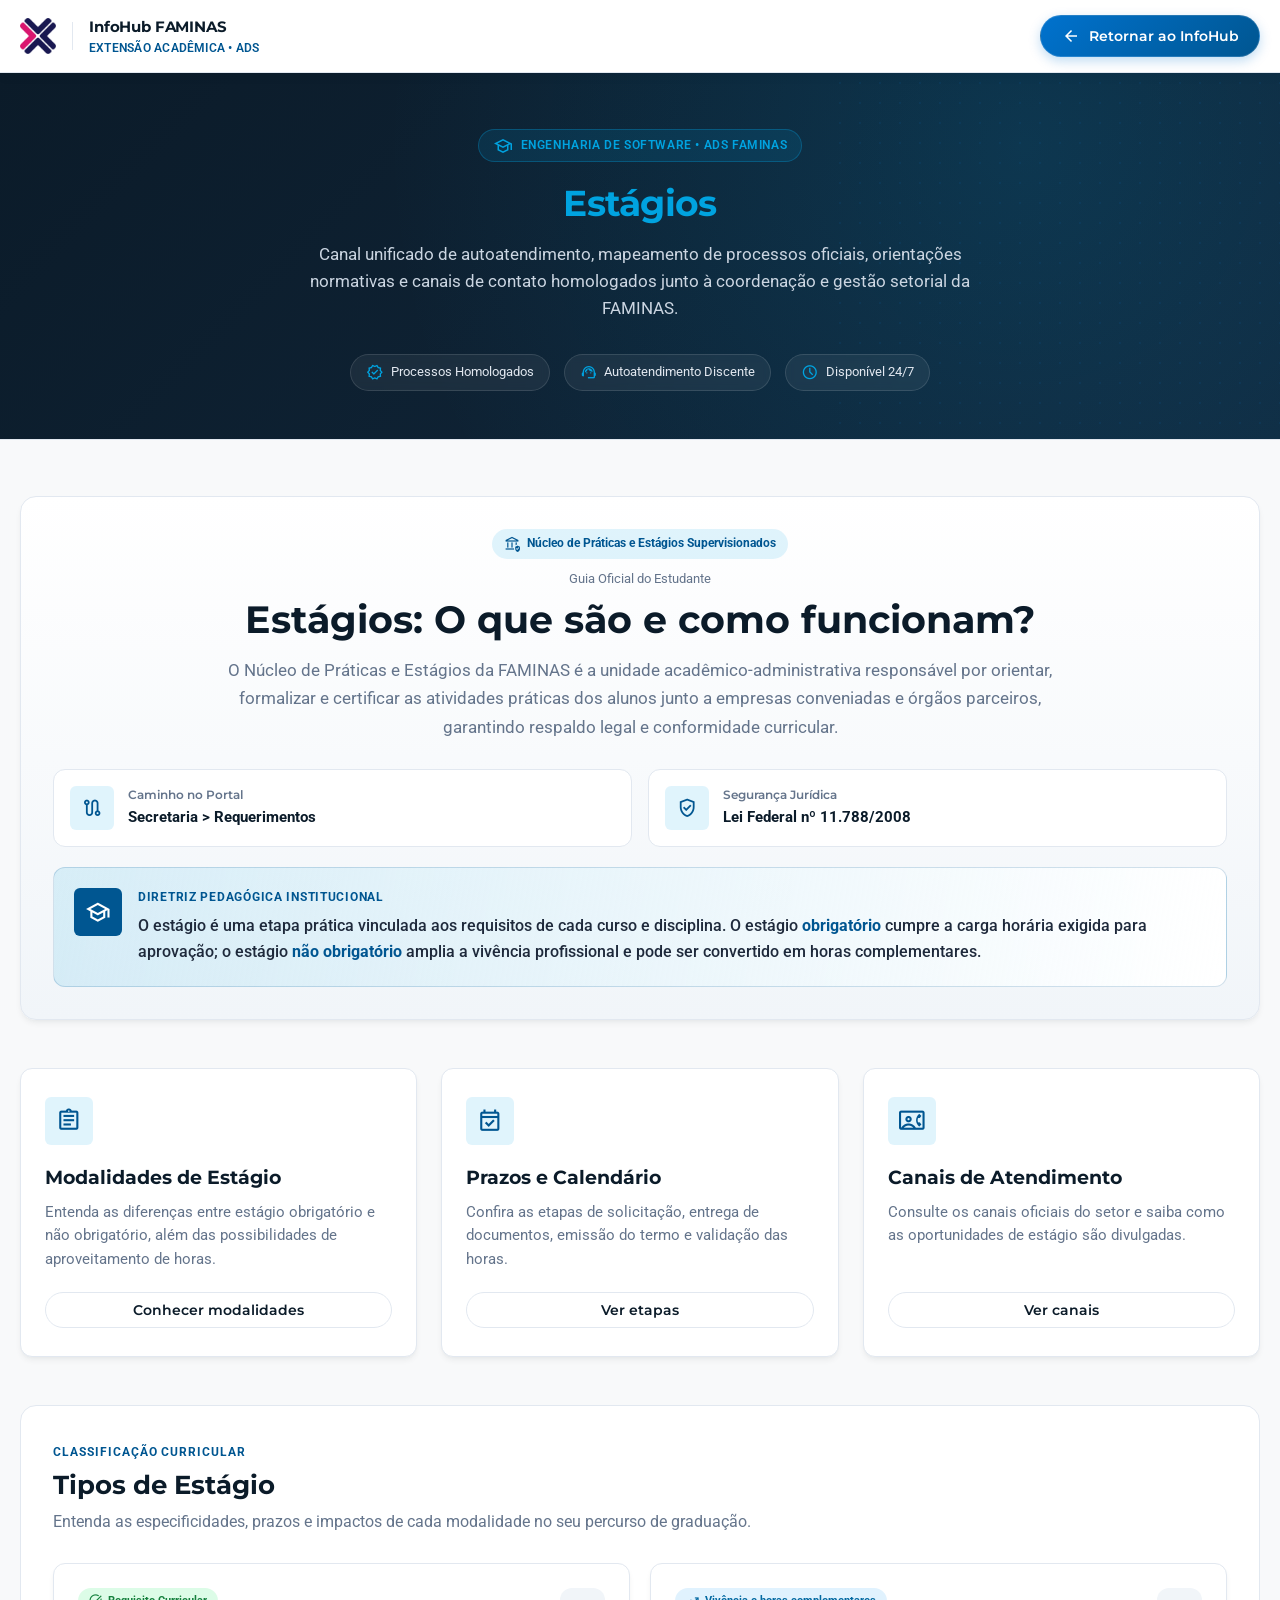
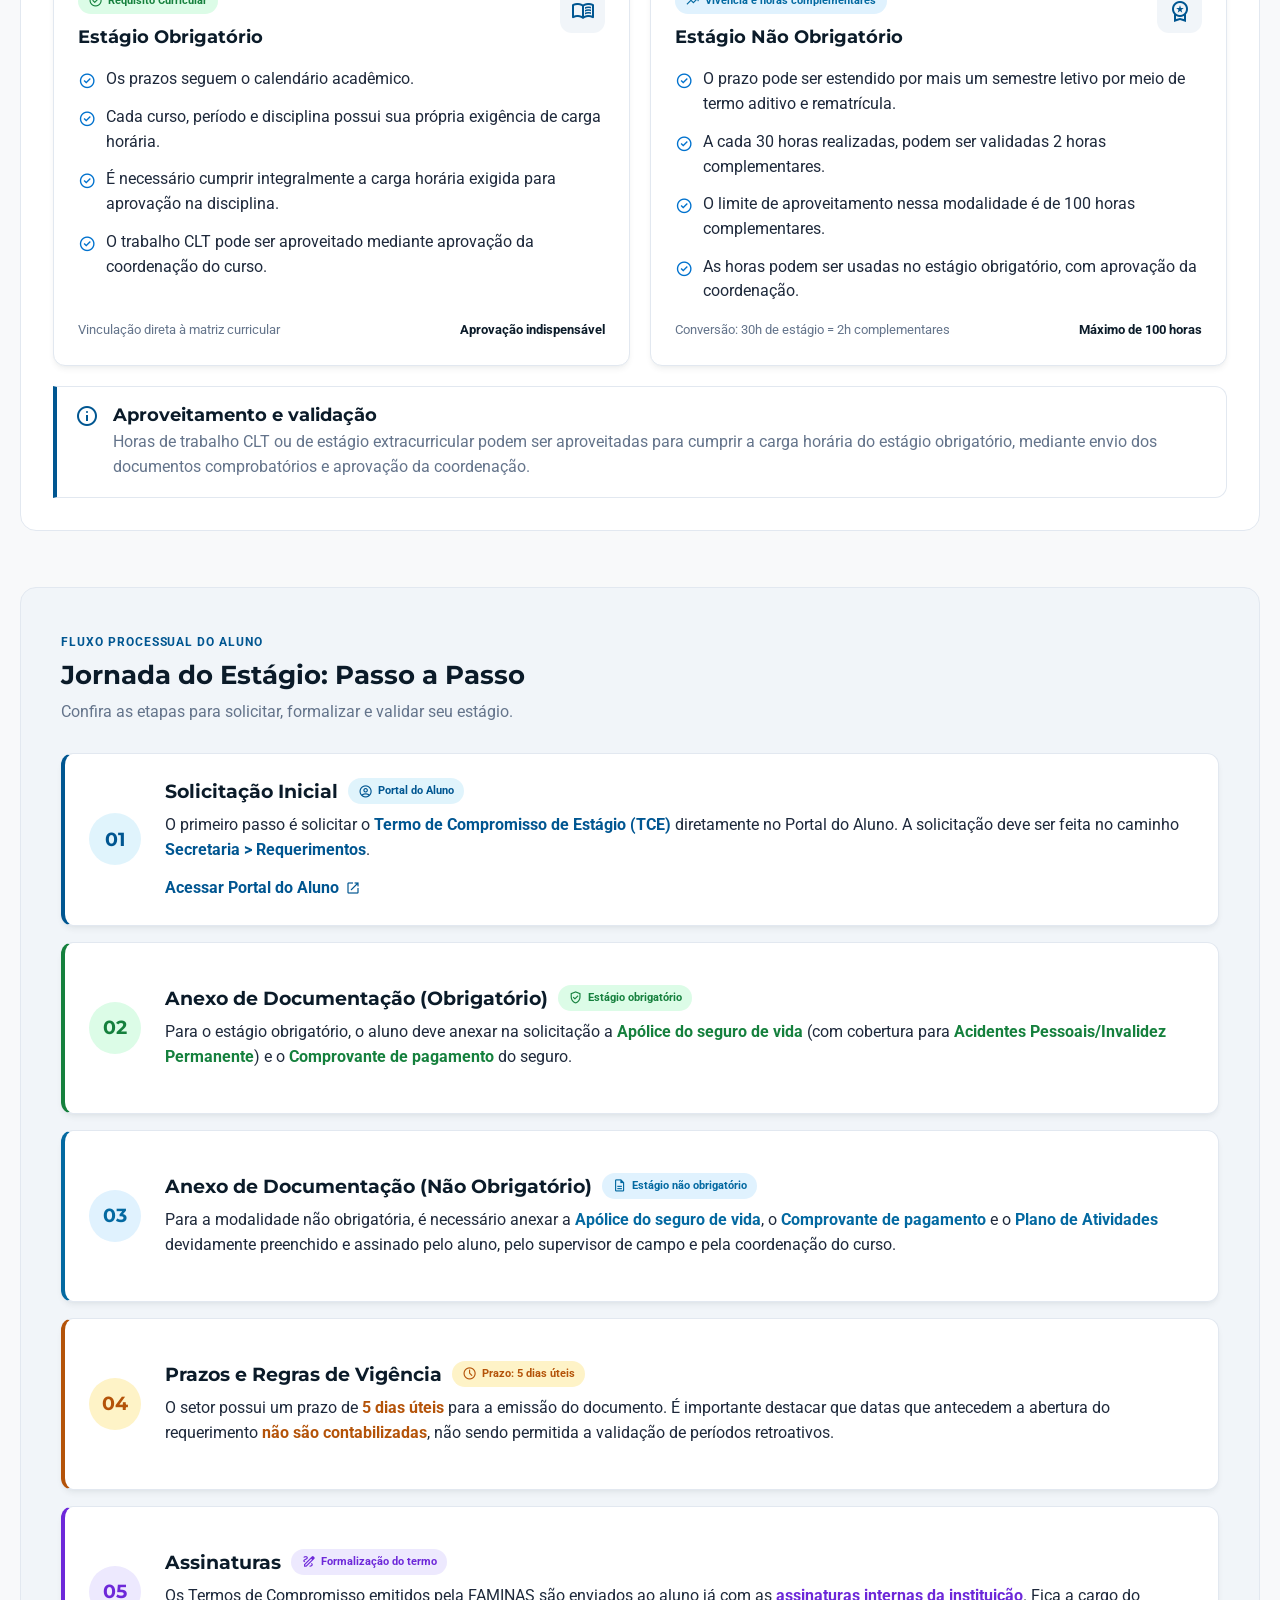
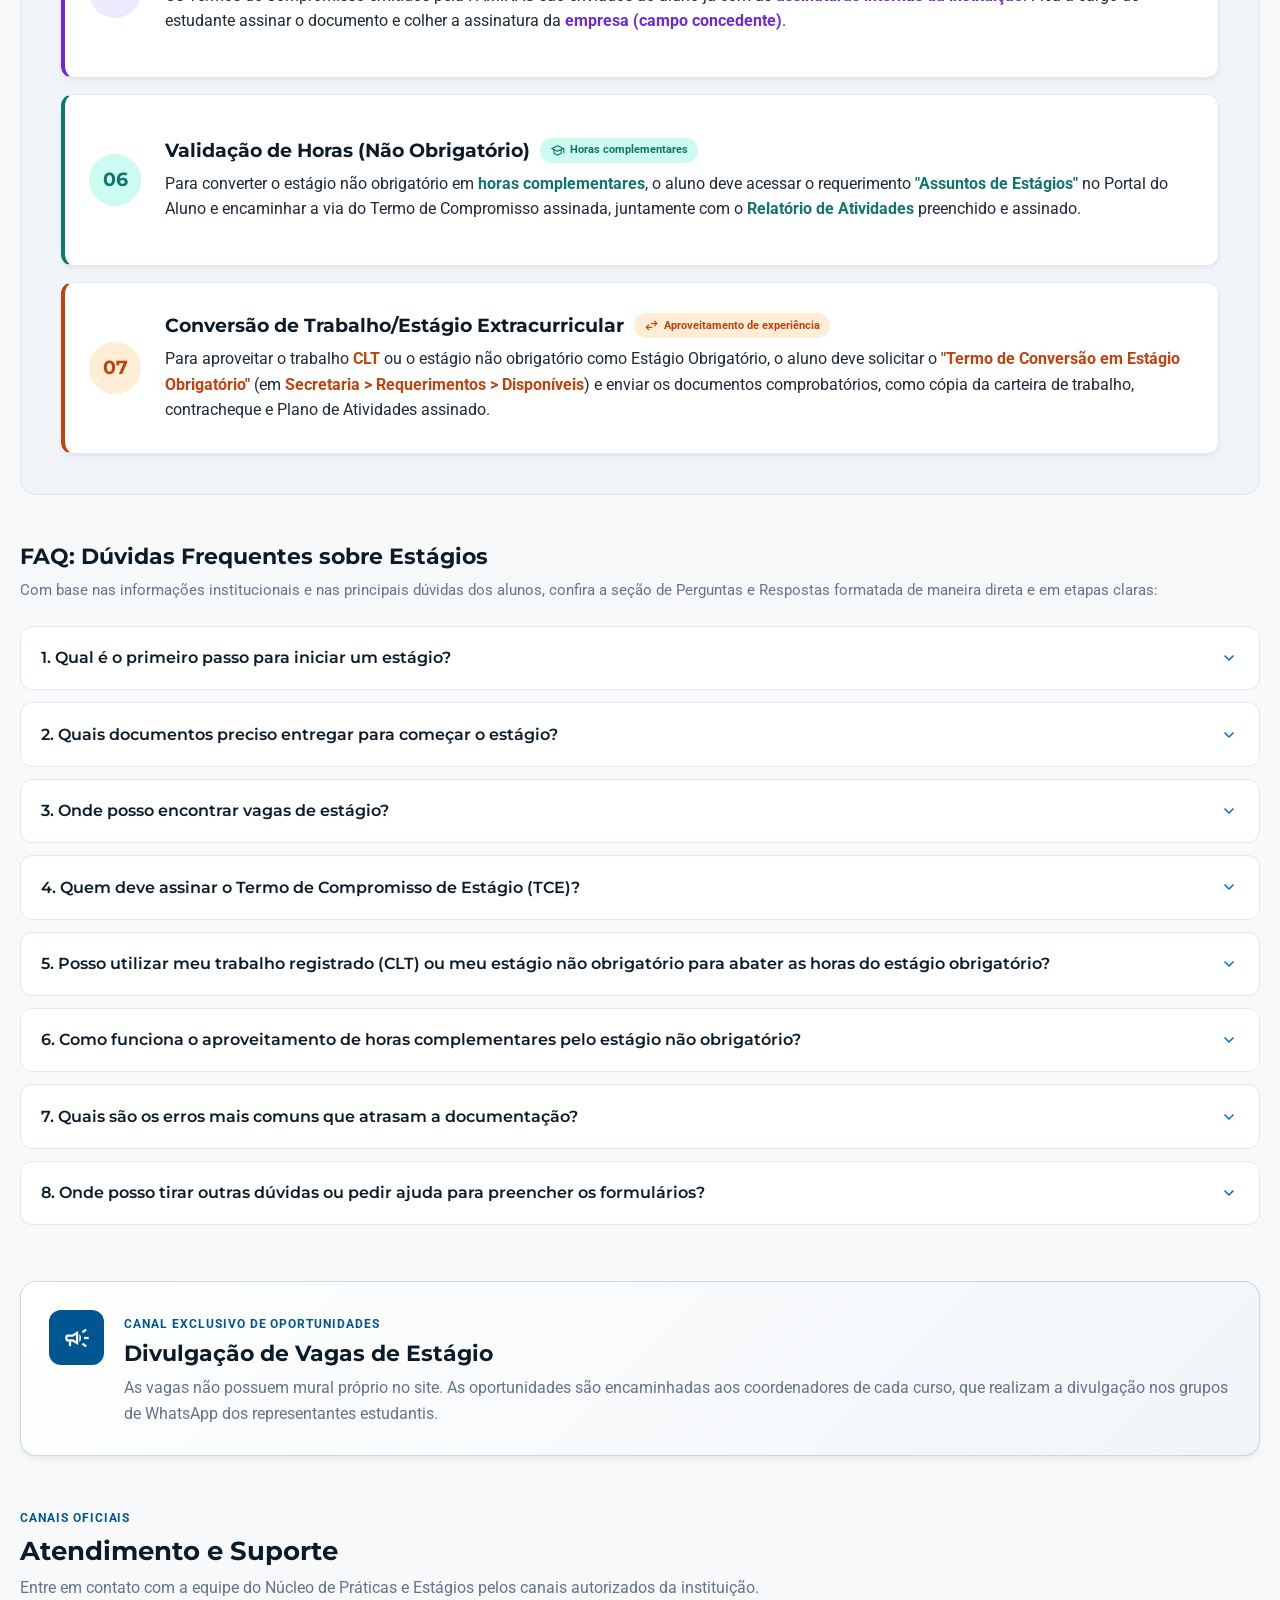
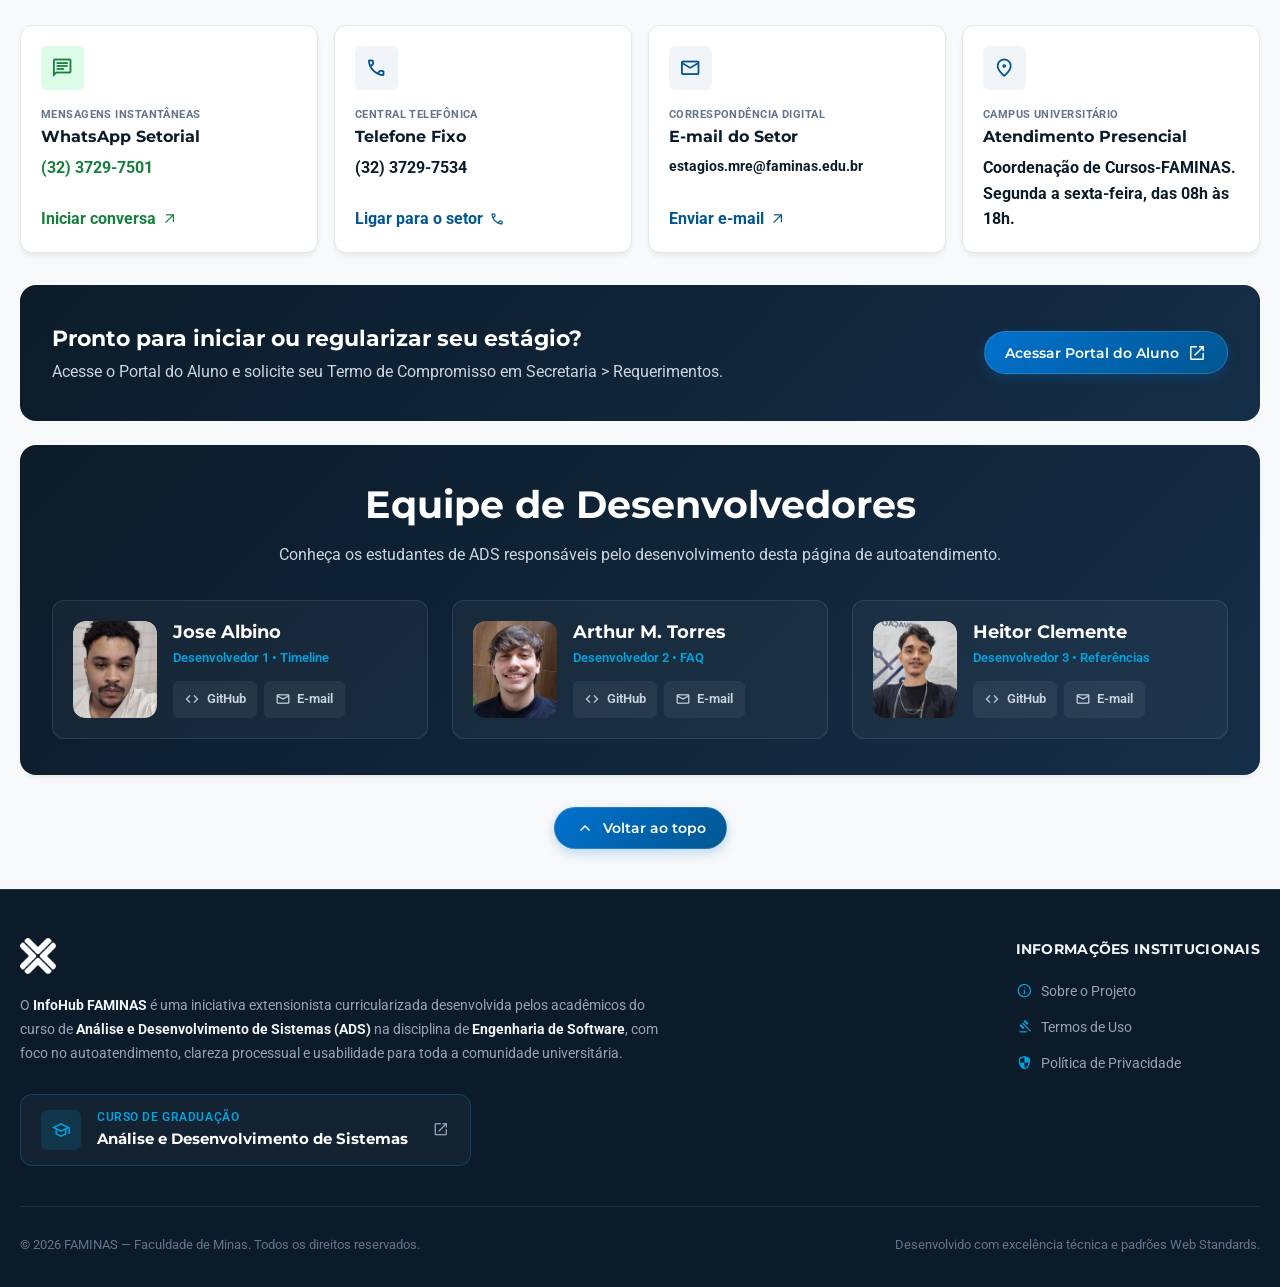
<file: index.html>
<!DOCTYPE html>
<html lang="pt-BR">

<head>
  <meta charset="UTF-8" />
  <meta name="viewport" content="width=device-width, initial-scale=1.0" />

  <!-- ====================================================================
       ATENÇÃO ESTUDANTES: 
       Ajuste a tag <title> e a <meta description> para o nome do seu setor.
       Exemplo: "Achados e Perdidos — InfoHub FAMINAS"
       ==================================================================== -->
  <title>Estágios — InfoHub FAMINAS</title>
  <meta name="description"
    content="Canal de autoatendimento institucional desenvolvido pelos discentes de Análise e Desenvolvimento de Sistemas (ADS) na disciplina de Engenharia de Software da FAMINAS." />

  <link rel="icon" type="image/png" href="./assets/images/logo-faminas.png" />

  <!-- Google Fonts & Material Symbols Oficiais FAMINAS -->
  <link rel="preconnect" href="https://fonts.googleapis.com" />
  <link rel="preconnect" href="https://fonts.gstatic.com" crossorigin />
  <link
    href="https://fonts.googleapis.com/css2?family=Montserrat:wght@500;600;700&family=Red+Hat+Display:wght@500;700&family=Roboto:wght@300;400;500;700&display=swap"
    rel="stylesheet" />
  <link href="https://fonts.googleapis.com/css2?family=Material+Symbols+Outlined:opsz,wght,FILL,GRAD@24,400,0,0"
    rel="stylesheet" />

  <!-- Folhas de Estilo Institucionais (NÃO ALTERAR) -->
  <link rel="stylesheet" href="./css/variables.css" />
  <link rel="stylesheet" href="./css/base.css" />
  <link rel="stylesheet" href="./css/layout.css" />
  <link rel="stylesheet" href="./css/modais.css" />

  <!-- Folha de Estilo Customizada dos Estudantes (LIVRE PARA EDIÇÃO) -->
  <link rel="stylesheet" href="./css/custom.css" />
</head>

<body>
  <!-- ====================================================================
       CABEÇALHO INSTITUCIONAL OFICIAL (NÃO ALTERAR)
       O botão de ação direciona o discente de volta ao InfoHub principal.
       ==================================================================== -->
  <header id="main-header" class="site-header">
    <div class="header-container container">
      <div class="brand-wrapper">
        <a href="https://infohub-faminas.vercel.app" class="brand-link" aria-label="InfoHub FAMINAS - Página Inicial">
          <img src="./assets/images/logo-faminas.png" alt="Logomarca Oficial FAMINAS" class="brand-logo" />
        </a>
        <div class="brand-divider" aria-hidden="true"></div>
        <div class="brand-meta">
          <span class="brand-title">InfoHub FAMINAS</span>
          <span class="brand-subtitle">Extensão Acadêmica • ADS</span>
        </div>
      </div>

      <div class="header-actions">
        <!-- Botão oficial de retorno ao Hub Principal -->
        <a href="https://infohub-faminas.vercel.app" class="btn btn-primary-highlight btn-portal" id="link-retornar-hub"
          aria-label="Retornar à página inicial do InfoHub FAMINAS">
          <span class="material-symbols-outlined" aria-hidden="true">arrow_back</span>
          <span>Retornar ao InfoHub</span>
        </a>
      </div>
    </div>
  </header>

  <!-- Área Principal da Solução Setorial -->
  <main id="main-content">
    <!-- ====================================================================
         SEÇÃO HERO INSTITUCIONAL
         ESTUDANTES: Ajuste APENAS o Título do Setor e a Descrição do Setor.
         As tags institucionais e badges não devem ser removidas.
         ==================================================================== -->
    <section id="hero" class="hero-section" aria-labelledby="hero-heading">
      <div class="hero-content container">
        <div class="hero-tag">
          <span class="material-symbols-outlined" aria-hidden="true">school</span>
          Engenharia de Software • ADS FAMINAS
        </div>

        <!-- [EDITÁVEL]: Nome do Setor -->
        <h1 id="hero-heading" class="hero-title">
        <span>Estágios</span>
        </h1>

        <!-- [EDITÁVEL]: Descrição e Propósito do Setor apurados na entrevista -->
        <p class="hero-description">
          Canal unificado de autoatendimento, mapeamento de processos oficiais, orientações normativas e canais de
          contato homologados junto à coordenação e gestão setorial da FAMINAS.
        </p>

        <div class="hero-badges-group" aria-label="Informações do autoatendimento">
          <div class="hero-badge-item">
            <span class="material-symbols-outlined" aria-hidden="true">verified</span>
            <span>Processos Homologados</span>
          </div>
          <div class="hero-badge-item">
            <span class="material-symbols-outlined" aria-hidden="true">support_agent</span>
            <span>Autoatendimento Discente</span>
          </div>
          <div class="hero-badge-item">
            <span class="material-symbols-outlined" aria-hidden="true">schedule</span>
            <span>Disponível 24/7</span>
          </div>
        </div>
      </div>
    </section>

    <!-- ====================================================================
         ÁREA CENTRAL LIVRE PARA OS ESTUDANTES (FEATURES DO SETOR)
         Vocês têm total liberdade para estruturar esta área central conforme
         os requisitos, fluxos e necessidades identificados nas entrevistas.
         
         REQUISITO: Utilize HTML5 semântico (section, article, div, ul, details).
         Para criar estilos novos, edite o arquivo "css/custom.css".
         ==================================================================== -->
    <section id="features" class="sector-content-section" aria-labelledby="internship-intro-heading">
      <div class="container">

        <section class="internship-intro" aria-labelledby="internship-intro-heading">
          <div class="internship-intro-heading">
            <div class="internship-intro-tag">
              <span class="material-symbols-outlined" aria-hidden="true">assured_workload</span>
              <span>Núcleo de Práticas e Estágios Supervisionados</span>
            </div>
            <span class="internship-intro-eyebrow">Guia Oficial do Estudante</span>
            <h2 id="internship-intro-heading">Estágios: O que são e como funcionam?</h2>
            <p>O Núcleo de Práticas e Estágios da FAMINAS é a unidade acadêmico-administrativa responsável por orientar,
              formalizar e certificar as atividades práticas dos alunos junto a empresas conveniadas e órgãos parceiros,
              garantindo respaldo legal e conformidade curricular.</p>
          </div>

          <div class="internship-intro-facts" aria-label="Informações importantes sobre estágio">
            <article class="internship-fact-card">
              <span class="material-symbols-outlined" aria-hidden="true">route</span>
              <div>
                <h3>Caminho no Portal</h3>
                <p>Secretaria &gt; Requerimentos</p>
              </div>
            </article>
            <article class="internship-fact-card">
              <span class="material-symbols-outlined" aria-hidden="true">verified_user</span>
              <div>
                <h3>Segurança Jurídica</h3>
                <p>Lei Federal nº 11.788/2008</p>
              </div>
            </article>
          </div>

          <aside class="internship-guideline">
            <span class="material-symbols-outlined" aria-hidden="true">school</span>
            <div>
              <span class="internship-guideline-label">Diretriz Pedagógica Institucional</span>
              <p>O estágio é uma etapa prática vinculada aos requisitos de cada curso e disciplina. O estágio
                <strong>obrigatório</strong> cumpre a carga horária exigida para aprovação; o estágio
                <strong>não obrigatório</strong> amplia a vivência profissional e pode ser convertido em horas
                complementares.</p>
            </div>
          </aside>
        </section>

        <!-- EXEMPLO DE BLOCO 1: Grid de Tópicos / Serviços Frequentes -->
        <div class="sector-grid">
          <article class="sector-card">
            <div class="sector-card-icon" aria-hidden="true">
              <span class="material-symbols-outlined">assignment</span>
            </div>
            <h3 class="sector-card-title">Modalidades de Estágio</h3>
            <p class="sector-card-text">
              Entenda as diferenças entre estágio obrigatório e não obrigatório, além das possibilidades de
              aproveitamento de horas.
            </p>
            <a href="#modalidades" class="btn btn-outline-light sector-card-link">
              Conhecer modalidades
            </a>
          </article>

          <article class="sector-card">
            <div class="sector-card-icon" aria-hidden="true">
              <span class="material-symbols-outlined">event_available</span>
            </div>
            <h3 class="sector-card-title">Prazos e Calendário</h3>
            <p class="sector-card-text">
              Confira as etapas de solicitação, entrega de documentos, emissão do termo e validação das horas.
            </p>
            <a href="#jornada" class="btn btn-outline-light sector-card-link">
              Ver etapas
            </a>
          </article>

          <article class="sector-card">
            <div class="sector-card-icon" aria-hidden="true">
              <span class="material-symbols-outlined">contact_phone</span>
            </div>
            <h3 class="sector-card-title">Canais de Atendimento</h3>
            <p class="sector-card-text">
              Consulte os canais oficiais do setor e saiba como as oportunidades de estágio são divulgadas.
            </p>
            <a href="#atendimento" class="btn btn-outline-light sector-card-link">
              Ver canais
            </a>
          </article>
        </div>

        <!-- EXEMPLO DE BLOCO 2: Fluxo Passo a Passo -->
        <section id="modalidades" class="content-panel" aria-labelledby="modalidades-heading">
          <div class="content-section-heading">
            <span class="content-section-kicker">Classificação Curricular</span>
            <h3 id="modalidades-heading">Tipos de Estágio</h3>
            <p>Entenda as especificidades, prazos e impactos de cada modalidade no seu percurso de graduação.</p>
          </div>

          <div class="modality-grid">
            <article class="modality-card">
              <div class="modality-card-heading">
                <div>
                  <span class="status-badge status-badge-success">
                    <span class="material-symbols-outlined" aria-hidden="true">task_alt</span>
                    Requisito Curricular
                  </span>
                  <h4>Estágio Obrigatório</h4>
                </div>
                <span class="modality-icon material-symbols-outlined" aria-hidden="true">menu_book</span>
              </div>
              <ul class="check-list">
                <li>Os prazos seguem o calendário acadêmico.</li>
                <li>Cada curso, período e disciplina possui sua própria exigência de carga horária.</li>
                <li>É necessário cumprir integralmente a carga horária exigida para aprovação na disciplina.</li>
                <li>O trabalho CLT pode ser aproveitado mediante aprovação da coordenação do curso.</li>
              </ul>
              <div class="modality-card-footer">
                <span>Vinculação direta à matriz curricular</span>
                <strong>Aprovação indispensável</strong>
              </div>
            </article>

            <article class="modality-card">
              <div class="modality-card-heading">
                <div>
                  <span class="status-badge status-badge-info">
                    <span class="material-symbols-outlined" aria-hidden="true">trending_up</span>
                    Vivência e horas complementares
                  </span>
                  <h4>Estágio Não Obrigatório</h4>
                </div>
                <span class="modality-icon material-symbols-outlined" aria-hidden="true">workspace_premium</span>
              </div>
              <ul class="check-list">
                <li>O prazo pode ser estendido por mais um semestre letivo por meio de termo aditivo e rematrícula.</li>
                <li>A cada 30 horas realizadas, podem ser validadas 2 horas complementares.</li>
                <li>O limite de aproveitamento nessa modalidade é de 100 horas complementares.</li>
                <li>As horas podem ser usadas no estágio obrigatório, com aprovação da coordenação.</li>
              </ul>
              <div class="modality-card-footer">
                <span>Conversão: 30h de estágio = 2h complementares</span>
                <strong>Máximo de 100 horas</strong>
              </div>
            </article>
          </div>

          <aside class="notice-card">
            <span class="material-symbols-outlined" aria-hidden="true">info</span>
            <div>
              <h4>Aproveitamento e validação</h4>
              <p>Horas de trabalho CLT ou de estágio extracurricular podem ser aproveitadas para cumprir a carga horária
                do estágio obrigatório, mediante envio dos documentos comprobatórios e aprovação da coordenação.</p>
            </div>
          </aside>
        </section>

        <section id="jornada" class="journey-section" aria-labelledby="jornada-heading">
          <div class="content-section-heading">
            <span class="content-section-kicker">Fluxo Processual do Aluno</span>
            <h3 id="jornada-heading">Jornada do Estágio: Passo a Passo</h3>
            <p>Confira as etapas para solicitar, formalizar e validar seu estágio.</p>
          </div>

          <ol class="journey-list">
            <li class="journey-card">
              <span class="journey-number">01</span>
              <div class="journey-content">
                <div class="journey-heading">
                  <h4>Solicitação Inicial</h4>
                  <span class="journey-label">
                    <span class="material-symbols-outlined" aria-hidden="true">account_circle</span>
                    Portal do Aluno
                  </span>
                </div>
                <p>O primeiro passo é solicitar o <strong>Termo de Compromisso de Estágio (TCE)</strong> diretamente
                  no Portal do Aluno. A solicitação deve ser feita no caminho
                  <strong>Secretaria &gt; Requerimentos</strong>.</p>
                <a class="text-action" href="https://portal.faminas.edu.br" target="_blank"
                  rel="noopener noreferrer">
                  Acessar Portal do Aluno
                  <span class="material-symbols-outlined" aria-hidden="true">open_in_new</span>
                </a>
              </div>
            </li>
            <li class="journey-card">
              <span class="journey-number">02</span>
              <div class="journey-content">
                <div class="journey-heading">
                  <h4>Anexo de Documentação (Obrigatório)</h4>
                  <span class="journey-label">
                    <span class="material-symbols-outlined" aria-hidden="true">verified_user</span>
                    Estágio obrigatório
                  </span>
                </div>
                <p>Para o estágio obrigatório, o aluno deve anexar na solicitação a <strong>Apólice do seguro de
                    vida</strong> (com cobertura para <strong>Acidentes Pessoais/Invalidez Permanente</strong>) e o
                  <strong>Comprovante de pagamento</strong> do seguro.
                </p>
              </div>
            </li>
            <li class="journey-card">
              <span class="journey-number">03</span>
              <div class="journey-content">
                <div class="journey-heading">
                  <h4>Anexo de Documentação (Não Obrigatório)</h4>
                  <span class="journey-label">
                    <span class="material-symbols-outlined" aria-hidden="true">description</span>
                    Estágio não obrigatório
                  </span>
                </div>
                <p>Para a modalidade não obrigatória, é necessário anexar a <strong>Apólice do seguro de vida</strong>,
                  o <strong>Comprovante de pagamento</strong> e o <strong>Plano de Atividades</strong> devidamente
                  preenchido e assinado pelo aluno, pelo supervisor de campo e pela coordenação do curso.</p>
              </div>
            </li>
            <li class="journey-card">
              <span class="journey-number">04</span>
              <div class="journey-content">
                <div class="journey-heading">
                  <h4>Prazos e Regras de Vigência</h4>
                  <span class="journey-label">
                    <span class="material-symbols-outlined" aria-hidden="true">schedule</span>
                    Prazo: 5 dias úteis
                  </span>
                </div>
                <p>O setor possui um prazo de <strong>5 dias úteis</strong> para a emissão do documento. É importante
                  destacar que datas que antecedem a abertura do requerimento <strong>não são contabilizadas</strong>,
                  não sendo permitida a validação de períodos retroativos.</p>
              </div>
            </li>
            <li class="journey-card">
              <span class="journey-number">05</span>
              <div class="journey-content">
                <div class="journey-heading">
                  <h4>Assinaturas</h4>
                  <span class="journey-label">
                    <span class="material-symbols-outlined" aria-hidden="true">draw</span>
                    Formalização do termo
                  </span>
                </div>
                <p>Os Termos de Compromisso emitidos pela FAMINAS são enviados ao aluno já com as <strong>assinaturas
                    internas da instituição</strong>. Fica a cargo do estudante assinar o documento e colher a
                  assinatura da <strong>empresa (campo concedente)</strong>.</p>
              </div>
            </li>
            <li class="journey-card">
              <span class="journey-number">06</span>
              <div class="journey-content">
                <div class="journey-heading">
                  <h4>Validação de Horas (Não Obrigatório)</h4>
                  <span class="journey-label">
                    <span class="material-symbols-outlined" aria-hidden="true">school</span>
                    Horas complementares
                  </span>
                </div>
                <p>Para converter o estágio não obrigatório em <strong>horas complementares</strong>, o aluno deve
                  acessar o requerimento <strong>"Assuntos de Estágios"</strong> no Portal do Aluno e encaminhar a via
                  do Termo de Compromisso assinada, juntamente com o <strong>Relatório de Atividades</strong>
                  preenchido e assinado.</p>
              </div>
            </li>
            <li class="journey-card">
              <span class="journey-number">07</span>
              <div class="journey-content">
                <div class="journey-heading">
                  <h4>Conversão de Trabalho/Estágio Extracurricular</h4>
                  <span class="journey-label">
                    <span class="material-symbols-outlined" aria-hidden="true">swap_horiz</span>
                    Aproveitamento de experiência
                  </span>
                </div>
                <p>Para aproveitar o trabalho <strong>CLT</strong> ou o estágio não obrigatório como Estágio Obrigatório,
                  o aluno deve solicitar o <strong>"Termo de Conversão em Estágio Obrigatório"</strong> (em
                  <strong>Secretaria &gt; Requerimentos &gt; Disponíveis</strong>) e enviar os documentos
                  comprobatórios, como cópia da carteira de trabalho, contracheque e Plano de Atividades assinado.</p>
              </div>
            </li>
          </ol>
        </section>

        <!-- EXEMPLO DE BLOCO 3: Perguntas Frequentes (FAQ) -->
        <div id="faq" class="faq-section">
          <h3 class="faq-heading">
            FAQ: Dúvidas Frequentes sobre Estágios
          </h3>
          <p class="faq-description">
            Com base nas informações institucionais e nas principais dúvidas dos alunos, confira a seção de Perguntas e
            Respostas formatada de maneira direta e em etapas claras:
          </p>
          <div class="faq-accordion">
            <!-- Dúvida 1 -->
            <details class="faq-item">
              <summary class="faq-summary">
                <span>1. Qual é o primeiro passo para iniciar um estágio?</span>
                <span class="material-symbols-outlined" aria-hidden="true">expand_more</span>
              </summary>
              <div class="faq-content">
                <p>O primeiro passo é solicitar o <strong>Termo de Compromisso de Estágio (TCE)</strong> através do
                  <strong>Portal do Aluno</strong>.
                </p>
                <p>O setor de estágios possui um prazo de <strong>5 dias úteis</strong> para a emissão do documento.</p>
              </div>
            </details>

            <!-- Dúvida 2 -->
            <details class="faq-item">
              <summary class="faq-summary">
                <span>2. Quais documentos preciso entregar para começar o estágio?</span>
                <span class="material-symbols-outlined" aria-hidden="true">expand_more</span>
              </summary>
              <div class="faq-content">
                <p><strong>Estágio Obrigatório:</strong> É necessário enviar a <strong>Apólice do seguro de
                    vida</strong> com cobertura para Acidentes Pessoais (Invalidez Permanente) e o respectivo
                  comprovante de pagamento.</p>
                <p><strong>Estágio Não Obrigatório:</strong> Deve-se anexar a <strong>Apólice do seguro de
                    vida</strong>, o comprovante de pagamento e o <strong>Plano de Atividades</strong> devidamente
                  preenchido e assinado pelo aluno, pelo supervisor de campo e pela coordenação do curso.</p>
              </div>
            </details>

            <!-- Dúvida 3 -->
            <details class="faq-item">
              <summary class="faq-summary">
                <span>3. Onde posso encontrar vagas de estágio?</span>
                <span class="material-symbols-outlined" aria-hidden="true">expand_more</span>
              </summary>
              <div class="faq-content">
                <p>A instituição <strong>não possui um mural físico ou digital</strong> para divulgação direta de vagas.
                </p>
                <p>As oportunidades são encaminhadas para os <strong>coordenadores de cada curso</strong>, que ficam
                  responsáveis por repassá-las nos grupos de WhatsApp dos representantes estudantis.</p>
              </div>
            </details>

            <!-- Dúvida 4 -->
            <details class="faq-item">
              <summary class="faq-summary">
                <span>4. Quem deve assinar o Termo de Compromisso de Estágio (TCE)?</span>
                <span class="material-symbols-outlined" aria-hidden="true">expand_more</span>
              </summary>
              <div class="faq-content">
                <p>Os Termos de Compromisso emitidos pela FAMINAS já são enviados ao estudante com as devidas
                  <strong>assinaturas internas da instituição</strong>.
                </p>
                <p>Cabe exclusivamente ao aluno assinar o documento e coletar a assinatura do responsável no campo
                  concedente do estágio (a empresa).</p>
              </div>
            </details>

            <!-- Dúvida 5 -->
            <details class="faq-item">
              <summary class="faq-summary">
                <span>5. Posso utilizar meu trabalho registrado (CLT) ou meu estágio não obrigatório para abater as
                  horas do estágio obrigatório?</span>
                <span class="material-symbols-outlined" aria-hidden="true">expand_more</span>
              </summary>
              <div class="faq-content">
                <p><strong>Sim</strong>, alunos que trabalham com registro em carteira ou que realizam estágio
                  extracurricular podem utilizar essa experiência para cumprir o estágio obrigatório, desde que a
                  coordenação do curso aprove.</p>
                <p>A solicitação deve ser feita no Portal do Aluno no caminho:<br>
                  <span class="faq-path">Secretaria &gt; Requerimentos &gt; Disponíveis &gt; Termo de Conversão em
                    Estágio Obrigatório</span>
                </p>
                <ul class="faq-list">
                  <li><strong>Para CLT:</strong> É necessário anexar cópia da carteira de trabalho (página de
                    identificação e do contrato), cópia do último contracheque, Declaração de solicitação e o Plano de
                    Atividades assinado.</li>
                  <li><strong>Para Estágio Não Obrigatório:</strong> Deve-se anexar a via do TCE Não Obrigatório
                    assinada e o Plano de Atividades assinado pelo estudante, supervisor de campo e professor da
                    disciplina.</li>
                </ul>
              </div>
            </details>

            <!-- Dúvida 6 -->
            <details class="faq-item">
              <summary class="faq-summary">
                <span>6. Como funciona o aproveitamento de horas complementares pelo estágio não obrigatório?</span>
                <span class="material-symbols-outlined" aria-hidden="true">expand_more</span>
              </summary>
              <div class="faq-content">
                <p>A cada <strong>30 horas de estágio</strong> realizadas em campo, o aluno garante <strong>2 horas
                    complementares</strong>.</p>
                <p>O limite máximo que pode ser gerado nessa modalidade é de <strong>100 horas complementares</strong>.
                </p>
                <p>Para validar, o aluno deve abrir um requerimento de <strong>"Assuntos de Estágios"</strong> no Portal
                  do Aluno e anexar a via do TCE e o Relatório de Atividades preenchido e assinado.</p>
              </div>
            </details>

            <!-- Dúvida 7 -->
            <details class="faq-item">
              <summary class="faq-summary">
                <span>7. Quais são os erros mais comuns que atrasam a documentação?</span>
                <span class="material-symbols-outlined" aria-hidden="true">expand_more</span>
              </summary>
              <div class="faq-content">
                <ul class="faq-list">
                  <li>A falta de envio dos anexos corretos e completos na solicitação, como a apólice do seguro, o
                    comprovante de pagamento ou o plano de atividades.</li>
                  <li>Preenchimento incorreto de informações básicas, como dias e horários, nome do supervisor ou número
                    de registro.</li>
                  <li>Erro na data de Início de Vigência: o sistema não contabiliza datas retroativas (anteriores à
                    abertura do requerimento).</li>
                </ul>
              </div>
            </details>

            <!-- Dúvida 8 -->
            <details class="faq-item">
              <summary class="faq-summary">
                <span>8. Onde posso tirar outras dúvidas ou pedir ajuda para preencher os formulários?</span>
                <span class="material-symbols-outlined" aria-hidden="true">expand_more</span>
              </summary>
              <div class="faq-content">
                <ul class="faq-contact-list">
                  <li class="faq-contact-item">
                    <span class="material-symbols-outlined" aria-hidden="true">location_on</span>
                    <span><strong>Atendimento Presencial:</strong> Ocorre no Setor de Estágios, localizado na
                      Coordenação de Cursos-FAMINAS, em horário comercial das 08h00 às 18h00.</span>
                  </li>
                  <li class="faq-contact-item">
                    <span class="material-symbols-outlined" aria-hidden="true">call</span>
                    <span><strong>Telefone:</strong> <a href="tel:+553237297534">(32) 3729-7534</a></span>
                  </li>
                  <li class="faq-contact-item">
                    <span class="material-symbols-outlined" aria-hidden="true">chat</span>
                    <span><strong>WhatsApp:</strong> <a href="https://wa.me/553237297501" target="_blank"
                        rel="noopener noreferrer">(32) 3729-7501</a></span>
                  </li>
                  <li class="faq-contact-item">
                    <span class="material-symbols-outlined" aria-hidden="true">mail</span>
                    <span><strong>E-mail:</strong> <a
                        href="mailto:estagios.mre@faminas.edu.br">estagios.mre@faminas.edu.br</a></span>
                  </li>
                </ul>
              </div>
            </details>
          </div>
        </div>

        <section id="atendimento" class="support-section" aria-labelledby="atendimento-heading">
          <div class="opportunity-card">
            <span class="opportunity-icon material-symbols-outlined" aria-hidden="true">campaign</span>
            <div>
              <span class="content-section-kicker">Canal Exclusivo de Oportunidades</span>
              <h3>Divulgação de Vagas de Estágio</h3>
              <p>As vagas não possuem mural próprio no site. As oportunidades são encaminhadas aos coordenadores de
                cada curso, que realizam a divulgação nos grupos de WhatsApp dos representantes estudantis.</p>
            </div>
          </div>

          <div class="content-section-heading support-heading" id="contato">
            <span class="content-section-kicker">Canais Oficiais</span>
            <h3 id="atendimento-heading">Atendimento e Suporte</h3>
            <p>Entre em contato com a equipe do Núcleo de Práticas e Estágios pelos canais autorizados da instituição.</p>
          </div>

          <div class="contact-grid">
            <article class="contact-card contact-card-whatsapp">
              <span class="contact-icon material-symbols-outlined" aria-hidden="true">chat</span>
              <span class="contact-eyebrow">Mensagens instantâneas</span>
              <h4>WhatsApp Setorial</h4>
              <p class="contact-detail">(32) 3729-7501</p>
              <a href="https://wa.me/553237297501" target="_blank" rel="noopener noreferrer">
                Iniciar conversa
                <span class="material-symbols-outlined" aria-hidden="true">arrow_outward</span>
              </a>
            </article>
            <article class="contact-card">
              <span class="contact-icon material-symbols-outlined" aria-hidden="true">call</span>
              <span class="contact-eyebrow">Central telefônica</span>
              <h4>Telefone Fixo</h4>
              <p class="contact-detail">(32) 3729-7534</p>
              <a href="tel:+553237297534">
                Ligar para o setor
                <span class="material-symbols-outlined" aria-hidden="true">call</span>
              </a>
            </article>
            <article class="contact-card">
              <span class="contact-icon material-symbols-outlined" aria-hidden="true">mail</span>
              <span class="contact-eyebrow">Correspondência digital</span>
              <h4>E-mail do Setor</h4>
              <p class="contact-detail contact-email">estagios.mre@faminas.edu.br</p>
              <a href="mailto:estagios.mre@faminas.edu.br">
                Enviar e-mail
                <span class="material-symbols-outlined" aria-hidden="true">arrow_outward</span>
              </a>
            </article>
            <article class="contact-card">
              <span class="contact-icon material-symbols-outlined" aria-hidden="true">location_on</span>
              <span class="contact-eyebrow">Campus Universitário</span>
              <h4>Atendimento Presencial</h4>
              <p class="contact-detail">Coordenação de Cursos-FAMINAS. Segunda a sexta-feira, das 08h às 18h.</p>
            </article>
          </div>
        </section>

        <section class="portal-cta" aria-labelledby="portal-cta-heading">
          <div>
            <h3 id="portal-cta-heading">Pronto para iniciar ou regularizar seu estágio?</h3>
            <p>Acesse o Portal do Aluno e solicite seu Termo de Compromisso em Secretaria &gt; Requerimentos.</p>
          </div>
          <a class="btn btn-primary-highlight" href="https://portal.faminas.edu.br" target="_blank"
            rel="noopener noreferrer">
            <span>Acessar Portal do Aluno</span>
            <span class="material-symbols-outlined" aria-hidden="true">launch</span>
          </a>
        </section>

      </div>
    </section>
  </main>

  <!-- EQUIPE DE DESENVOLVEDORES -->
  <section id="equipe" class="team-section" aria-labelledby="team-heading">
    <div class="container">
      <div class="team-panel">
        <div class="team-section-header">
          <h2 id="team-heading">Equipe de Desenvolvedores</h2>
          <p>Conheça os estudantes de ADS responsáveis pelo desenvolvimento desta página de autoatendimento.</p>
        </div>

        <div class="team-grid">
          <!-- DEV 1: Jose Albino -->
          <article class="team-card">
            <div class="team-avatar">
              <img src="./assets/images/jose.jpeg" alt="Foto de Jose Albino" class="avatar-img" />
            </div>
            <div class="team-info">
              <h3>Jose Albino</h3>
              <span class="team-role">Desenvolvedor 1 • Timeline</span>
              <div class="team-links">
                <a href="https://github.com/JoseCarlosAj" target="_blank" rel="noopener noreferrer" class="team-btn">
                  <span class="material-symbols-outlined" aria-hidden="true">code</span> GitHub
                </a>

                <a href="mailto:juniordk2000@gmail.com" class="team-btn">
                  <span class="material-symbols-outlined" aria-hidden="true">mail</span> E-mail
                </a>
                
              </div>

              
            </div>
          </article>

          <!-- DEV 2: Arthur M. Torres (Loiro) -->
          <article class="team-card">
            <div class="team-avatar">
              <img src="./assets/images/arthur.jpeg" alt="Foto de Arthur M. Torres" class="avatar-img" />
            </div>
            <div class="team-info">
              <h3>Arthur M. Torres</h3>
              <span class="team-role">Desenvolvedor 2 • FAQ</span>
              <div class="team-links">
                <a href="https://github.com/ArthurTorresDev" target="_blank" rel="noopener noreferrer" class="team-btn">
                  <span class="material-symbols-outlined" aria-hidden="true">code</span> GitHub
                </a>
                <a href="mailto:arthur.dev.torres@gmail.com" class="team-btn">
                  <span class="material-symbols-outlined" aria-hidden="true">mail</span> E-mail
                </a>
              </div>
            </div>
          </article>

          <!-- DEV 3: Heitor Clemente -->
          <article class="team-card">
            <div class="team-avatar">
              <img src="./assets/images/heitor.jpeg" alt="Foto de Heitor Clemente" class="avatar-img" />
            </div>
            <div class="team-info">
              <h3>Heitor Clemente</h3>
              <span class="team-role">Desenvolvedor 3 • Referências</span>
              <div class="team-links">
                <a href="https://github.com/Heitor011" target="_blank" rel="noopener noreferrer" class="team-btn">
                  <span class="material-symbols-outlined" aria-hidden="true">code</span> GitHub
                </a>
                <a href="mailto:heitorclemente011@gmail.com" class="team-btn">
                  <span class="material-symbols-outlined" aria-hidden="true">mail</span> E-mail
                </a>
              </div>
            </div>
          </article>
        </div>
      </div>

      <div class="back-to-top-wrap">
        <button type="button" class="btn btn-primary-highlight back-to-top-btn"
          aria-label="Voltar ao topo da página">
          <span class="material-symbols-outlined" aria-hidden="true">keyboard_arrow_up</span>
          Voltar ao topo
        </button>
      </div>
    </div>
  </section>

  <!-- ====================================================================
       RODAPÉ INSTITUCIONAL OFICIAL (RIGOROSAMENTE INALTERADO)
       Preserva a identidade, créditos acadêmicos de ADS e modais legais.
       ==================================================================== -->
  <footer id="main-footer" class="site-footer">
    <div class="footer-main">
      <div class="footer-info">
        <img src="./assets/images/logo-faminas.png" alt="FAMINAS" class="footer-logo" />
        <p class="footer-text">
          O <strong>InfoHub FAMINAS</strong> é uma iniciativa extensionista curricularizada desenvolvida pelos
          acadêmicos do curso de <strong>Análise e Desenvolvimento de Sistemas (ADS)</strong> na disciplina de
          <strong>Engenharia de Software</strong>, com foco no autoatendimento, clareza processual e usabilidade para
          toda a comunidade universitária.
        </p>

        <div class="footer-course-highlight">
          <a href="https://www.unifaminas.edu.br/cursos/analise-e-desenvolvimento-de-sistemas" target="_blank"
            rel="noopener noreferrer" class="footer-course-card" id="link-curso-ads"
            aria-label="Conheça o curso de Análise e Desenvolvimento de Sistemas na UNIFAMINAS em nova janela">
            <div class="footer-course-icon" aria-hidden="true">
              <span class="material-symbols-outlined">school</span>
            </div>
            <div class="footer-course-meta">
              <span class="footer-course-label">Curso de Graduação</span>
              <strong class="footer-course-title">Análise e Desenvolvimento de Sistemas</strong>
            </div>
            <span class="material-symbols-outlined footer-course-arrow" aria-hidden="true">open_in_new</span>
          </a>
        </div>
      </div>

      <div class="footer-links-group">
        <span class="footer-links-title">Informações Institucionais</span>
        <nav class="footer-nav" aria-label="Links institucionais e termos">
          <button type="button" class="footer-link-btn" id="btn-modal-sobre" data-modal="sobre">
            <span class="material-symbols-outlined" aria-hidden="true">info</span>
            Sobre o Projeto
          </button>
          <button type="button" class="footer-link-btn" id="btn-modal-termos" data-modal="termos">
            <span class="material-symbols-outlined" aria-hidden="true">gavel</span>
            Termos de Uso
          </button>
          <button type="button" class="footer-link-btn" id="btn-modal-privacidade" data-modal="privacidade">
            <span class="material-symbols-outlined" aria-hidden="true">security</span>
            Política de Privacidade
          </button>
        </nav>
      </div>
    </div>

    <div class="footer-bottom">
      <p>&copy; 2026 FAMINAS — Faculdade de Minas. Todos os direitos reservados.</p>
      <p>Desenvolvido com excelência técnica e padrões Web Standards.</p>
    </div>
  </footer>

  <!-- Contêiner de Modais Sobrepostos -->
  <div id="modals-root" aria-live="polite"></div>

  <!-- Script de Inicialização da Aplicação -->
  <script type="module" src="./js/app.js"></script>
</body>

</html>
</file>
<file: css/variables.css>
/* ==========================================================================
   DESIGN TOKENS INSTITUCIONAIS - FAMINAS / EDUCAHUB
   ATENÇÃO ESTUDANTES: NÃO ALTERE ESTE ARQUIVO!
   As cores, tipografia, raios e sombras oficiais devem permanecer inalterados
   para garantir a identidade visual unificada do ecossistema FAMINAS.
   Para estilos específicos do seu setor, utilize exclusivamente: css/custom.css
   ========================================================================== */

:root {
  /* Cores Primárias e Institucionais */
  --color-primary-navy: #0B1B29;
  --color-primary-navy-light: #132A3E;
  --color-primary-blue: #005691;
  --color-primary-accent: #0072CE;
  --color-cyan-faminas: #00A3E0;
  --color-cyan-faminas-soft: rgba(0, 163, 224, 0.12);

  /* Neutros e Superfícies */
  --color-bg-page: #F8F9FA;
  --color-bg-card: #FFFFFF;
  --color-bg-surface: #F1F5F9;
  --color-bg-subtle: #E9ECEF;
  --color-border: #E2E8F0;
  --color-border-hover: #CBD5E1;

  /* Tipografia e Textos */
  --color-text-main: #1E293B;
  --color-text-muted: #64748B;
  --color-text-light: #94A3B8;
  --color-text-inverse: #FFFFFF;
  --color-text-inverse-muted: #CBD5E1;

  /* Status e Alertas */
  --color-status-active: #10B981;
  --color-status-active-bg: rgba(16, 185, 129, 0.12);
  --color-status-pending: #F59E0B;
  --color-status-pending-bg: rgba(245, 158, 11, 0.12);

  /* Tipografia Oficial */
  --font-family-base: 'Roboto', -apple-system, BlinkMacSystemFont, 'Segoe UI', sans-serif;
  --font-family-heading: 'Montserrat', 'Red Hat Display', sans-serif;

  /* Dimensões, Espaçamentos e Raios */
  --radius-sm: 6px;
  --radius-md: 12px;
  --radius-lg: 16px;
  --radius-pill: 9999px;

  /* Sombras */
  --shadow-sm: 0 1px 2px 0 rgba(11, 27, 41, 0.05);
  --shadow-card: 0 4px 6px -1px rgba(11, 27, 41, 0.06), 0 2px 4px -2px rgba(11, 27, 41, 0.04);
  --shadow-hover: 0 12px 20px -3px rgba(11, 27, 41, 0.12), 0 4px 6px -4px rgba(11, 27, 41, 0.08);
  --shadow-header: 0 2px 10px rgba(11, 27, 41, 0.08);

  /* Transições */
  --transition-fast: 0.2s ease;
  --transition-smooth: 0.3s cubic-bezier(0.4, 0, 0.2, 1);
  --max-width: 1280px;
}
</file>
<file: css/base.css>
/* ==========================================================================
   ESTILOS BASE, RESET SEMÂNTICO E UTILITÁRIOS - NÃO ALTERAR
   Garante a consistência de renderização em todos os navegadores.
   ========================================================================== */

*, *::before, *::after {
  box-sizing: border-box;
  margin: 0;
  padding: 0;
}

html {
  scroll-behavior: smooth;
  font-size: 16px;
}

body {
  font-family: var(--font-family-base);
  background-color: var(--color-bg-page);
  color: var(--color-text-main);
  line-height: 1.6;
  min-height: 100vh;
  display: flex;
  flex-direction: column;
  -webkit-font-smoothing: antialiased;
}

main {
  flex: 1;
}

/* Tipografia Base */
h1, h2, h3, h4, h5, h6 {
  font-family: var(--font-family-heading);
  color: var(--color-primary-navy);
  font-weight: 700;
  line-height: 1.25;
}

a {
  color: var(--color-primary-blue);
  text-decoration: none;
  transition: color var(--transition-fast);
}

a:hover {
  color: var(--color-primary-accent);
}

img {
  max-width: 100%;
  height: auto;
  display: block;
}

/* Container de Largura Padrão */
.container {
  width: 100%;
  max-width: var(--max-width);
  margin: 0 auto;
  padding: 0 1.25rem;
}

/* Botões Institucionais */
.btn {
  display: inline-flex;
  align-items: center;
  justify-content: center;
  gap: 0.5rem;
  padding: 0.65rem 1.25rem;
  font-family: var(--font-family-heading);
  font-size: 0.875rem;
  font-weight: 600;
  border-radius: var(--radius-pill);
  cursor: pointer;
  border: 1px solid transparent;
  transition: all var(--transition-smooth);
  text-decoration: none;
  line-height: 1;
}

.btn-primary-highlight {
  background: linear-gradient(135deg, var(--color-primary-accent) 0%, var(--color-primary-blue) 100%);
  color: var(--color-text-inverse) !important;
  box-shadow: 0 4px 12px rgba(0, 114, 206, 0.25);
  border: 1px solid rgba(255, 255, 255, 0.15);
}

.btn-primary-highlight:hover {
  background: linear-gradient(135deg, var(--color-cyan-faminas) 0%, var(--color-primary-accent) 100%);
  color: var(--color-text-inverse) !important;
  box-shadow: 0 6px 16px rgba(0, 163, 224, 0.35);
  transform: translateY(-1px);
}

.btn-outline-light {
  background: rgba(255, 255, 255, 0.08);
  color: var(--color-text-inverse) !important;
  border: 1px solid rgba(255, 255, 255, 0.25);
  backdrop-filter: blur(8px);
}

.btn-outline-light:hover {
  background: rgba(255, 255, 255, 0.18);
  border-color: rgba(255, 255, 255, 0.4);
}

/* Badges Institucionais */
.badge-pill {
  display: inline-flex;
  align-items: center;
  gap: 0.35rem;
  padding: 0.35rem 0.85rem;
  font-size: 0.75rem;
  font-weight: 600;
  border-radius: var(--radius-pill);
  letter-spacing: 0.03em;
  text-transform: uppercase;
}

.badge-cyan {
  background-color: var(--color-cyan-faminas-soft);
  color: var(--color-cyan-faminas);
  border: 1px solid rgba(0, 163, 224, 0.3);
}

.badge-navy {
  background-color: rgba(11, 27, 41, 0.08);
  color: var(--color-primary-navy);
  border: 1px solid rgba(11, 27, 41, 0.15);
}

/* Ícones de Fonte Material Symbols */
.material-symbols-outlined {
  font-family: 'Material Symbols Outlined';
  font-weight: normal;
  font-style: normal;
  font-size: 1.25rem;
  line-height: 1;
  display: inline-block;
  white-space: nowrap;
  vertical-align: middle;
}
</file>
<file: css/layout.css>
/* ==========================================================================
   LAYOUT INSTITUCIONAL: HEADER, HERO & FOOTER - NÃO ALTERAR
   Garante a identidade visual padrão do InfoHub FAMINAS.
   ========================================================================== */

/* ==========================================================================
   HEADER INSTITUCIONAL
   ========================================================================== */
.site-header {
  position: sticky;
  top: 0;
  z-index: 900;
  background-color: var(--color-bg-card);
  border-bottom: 1px solid var(--color-border);
  box-shadow: 0 2px 12px rgba(11, 27, 41, 0.06);
}

.header-container {
  display: flex;
  align-items: center;
  justify-content: space-between;
  height: 4.5rem;
  padding: 0 1.25rem;
}

.brand-wrapper {
  display: flex;
  align-items: center;
  gap: 1rem;
  flex-shrink: 0;
}

.brand-link {
  display: flex;
  align-items: center;
  text-decoration: none;
}

.brand-logo {
  height: 2.25rem;
  width: auto;
  object-fit: contain;
  flex-shrink: 0;
}

.brand-divider {
  width: 1px;
  height: 1.75rem;
  background-color: var(--color-border);
}

.brand-meta {
  display: flex;
  flex-direction: column;
  justify-content: center;
}

.brand-title {
  font-family: var(--font-family-heading);
  font-size: 0.95rem;
  font-weight: 700;
  color: var(--color-primary-navy);
  letter-spacing: -0.01em;
  white-space: nowrap;
}

.brand-subtitle {
  font-size: 0.72rem;
  color: var(--color-primary-blue);
  font-weight: 600;
  letter-spacing: 0.02em;
  text-transform: uppercase;
  white-space: nowrap;
}

.header-actions {
  display: flex;
  align-items: center;
  gap: 0.75rem;
  flex-shrink: 0;
}

/* ==========================================================================
   HERO SECTION INSTITUCIONAL
   ========================================================================== */
.hero-section {
  position: relative;
  background: radial-gradient(circle at 80% 20%, rgba(0, 163, 224, 0.15) 0%, transparent 60%),
              linear-gradient(135deg, var(--color-primary-navy) 0%, #11283D 100%);
  color: var(--color-text-inverse);
  padding: 3.5rem 1.25rem 3rem;
  border-bottom: 1px solid var(--color-border);
  overflow: hidden;
}

.hero-section::before {
  content: '';
  position: absolute;
  top: 0;
  right: 0;
  width: 450px;
  height: 100%;
  background-image: radial-gradient(rgba(0, 114, 206, 0.12) 1px, transparent 1px);
  background-size: 20px 20px;
  opacity: 0.8;
  pointer-events: none;
}

.hero-content {
  position: relative;
  max-width: 840px;
  margin: 0 auto;
  text-align: center;
}

.hero-tag {
  display: inline-flex;
  align-items: center;
  gap: 0.5rem;
  background: rgba(0, 163, 224, 0.12);
  color: var(--color-cyan-faminas);
  border: 1px solid rgba(0, 163, 224, 0.3);
  padding: 0.35rem 0.85rem;
  border-radius: var(--radius-pill);
  font-size: 0.75rem;
  font-weight: 600;
  letter-spacing: 0.05em;
  text-transform: uppercase;
  margin-bottom: 1.25rem;
}

.hero-title {
  font-size: 2.25rem;
  color: var(--color-text-inverse);
  margin-bottom: 1rem;
  letter-spacing: -0.02em;
  line-height: 1.2;
}

.hero-title span {
  color: var(--color-cyan-faminas);
}

.hero-description {
  font-size: 1.05rem;
  color: var(--color-text-inverse-muted);
  max-width: 720px;
  margin: 0 auto 2rem;
  line-height: 1.6;
}

.hero-badges-group {
  display: flex;
  flex-wrap: wrap;
  justify-content: center;
  gap: 0.85rem;
}

.hero-badge-item {
  display: inline-flex;
  align-items: center;
  gap: 0.4rem;
  background: rgba(255, 255, 255, 0.06);
  border: 1px solid rgba(255, 255, 255, 0.12);
  padding: 0.45rem 0.95rem;
  border-radius: var(--radius-pill);
  font-size: 0.8rem;
  color: #E2E8F0;
  backdrop-filter: blur(4px);
}

.hero-badge-item .material-symbols-outlined {
  color: var(--color-cyan-faminas);
  font-size: 1.1rem;
}

/* ==========================================================================
   SEÇÃO DO CONTEÚDO CENTRAL DO SETOR
   ========================================================================== */
.sector-content-section {
  padding: 3.5rem 0 5rem;
  background-color: var(--color-bg-page);
}

.sector-section-header {
  text-align: center;
  max-width: 780px;
  margin: 0 auto 3rem;
}

.sector-section-tag {
  display: inline-flex;
  align-items: center;
  gap: 0.4rem;
  color: var(--color-primary-blue);
  font-size: 0.8rem;
  font-weight: 700;
  text-transform: uppercase;
  letter-spacing: 0.06em;
  margin-bottom: 0.6rem;
}

.sector-section-title {
  font-size: 1.85rem;
  color: var(--color-primary-navy);
  margin-bottom: 0.75rem;
}

.sector-section-subtitle {
  font-size: 1rem;
  color: var(--color-text-muted);
  line-height: 1.6;
}

/* ==========================================================================
   FOOTER INSTITUCIONAL - RIGOROSAMENTE INALTERADO
   ========================================================================== */
.site-footer {
  background-color: var(--color-primary-navy);
  color: var(--color-text-inverse-muted);
  border-top: 1px solid rgba(255, 255, 255, 0.1);
  padding: 3rem 1.25rem 2rem;
  margin-top: auto;
}

.footer-main {
  display: flex;
  flex-direction: column;
  gap: 2rem;
  max-width: var(--max-width);
  margin: 0 auto;
  padding-bottom: 2.5rem;
  border-bottom: 1px solid rgba(255, 255, 255, 0.08);
}

@media (min-width: 768px) {
  .footer-main {
    flex-direction: row;
    justify-content: space-between;
    align-items: flex-start;
  }
}

.footer-info {
  max-width: 650px;
}

.footer-logo {
  height: 2.25rem;
  width: auto;
  margin-bottom: 1.25rem;
  filter: brightness(0) invert(1);
}

.footer-text {
  font-size: 0.9rem;
  line-height: 1.65;
  color: #94A3B8;
  margin-bottom: 1.75rem;
}

.footer-text strong {
  color: #F1F5F9;
}

/* Card em destaque para o curso de ADS */
.footer-course-highlight {
  margin-top: 0.5rem;
}

.footer-course-card {
  display: inline-flex;
  align-items: center;
  gap: 1rem;
  padding: 0.85rem 1.25rem;
  background: rgba(255, 255, 255, 0.04);
  border: 1px solid rgba(0, 163, 224, 0.25);
  border-radius: var(--radius-md);
  text-decoration: none;
  transition: all var(--transition-smooth);
}

.footer-course-card:hover {
  background: rgba(0, 163, 224, 0.1);
  border-color: var(--color-cyan-faminas);
  transform: translateY(-2px);
  box-shadow: 0 4px 14px rgba(0, 163, 224, 0.2);
}

.footer-course-icon {
  display: flex;
  align-items: center;
  justify-content: center;
  width: 2.5rem;
  height: 2.5rem;
  background: rgba(0, 163, 224, 0.15);
  border-radius: var(--radius-sm);
  color: var(--color-cyan-faminas);
}

.footer-course-meta {
  display: flex;
  flex-direction: column;
}

.footer-course-label {
  font-size: 0.72rem;
  text-transform: uppercase;
  letter-spacing: 0.05em;
  color: var(--color-cyan-faminas);
  font-weight: 600;
}

.footer-course-title {
  font-family: var(--font-family-heading);
  font-size: 0.95rem;
  color: #FFFFFF;
  font-weight: 700;
}

.footer-course-arrow {
  color: #94A3B8;
  font-size: 1.1rem;
  margin-left: 0.5rem;
  transition: transform var(--transition-fast), color var(--transition-fast);
}

.footer-course-card:hover .footer-course-arrow {
  transform: translateX(3px) translateY(-1px);
  color: var(--color-cyan-faminas);
}

/* Grupo de Links Institucionais (Modais) */
.footer-links-group {
  display: flex;
  flex-direction: column;
  gap: 0.75rem;
}

.footer-links-title {
  font-family: var(--font-family-heading);
  font-size: 0.9rem;
  font-weight: 700;
  color: #F1F5F9;
  letter-spacing: 0.02em;
  text-transform: uppercase;
  margin-bottom: 0.25rem;
}

.footer-nav {
  display: flex;
  flex-direction: column;
  gap: 0.5rem;
}

.footer-link-btn {
  background: transparent;
  border: none;
  color: #94A3B8;
  font-family: var(--font-family-base);
  font-size: 0.875rem;
  text-align: left;
  cursor: pointer;
  padding: 0.35rem 0;
  display: inline-flex;
  align-items: center;
  gap: 0.5rem;
  transition: color var(--transition-fast), transform var(--transition-fast);
}

.footer-link-btn:hover {
  color: var(--color-cyan-faminas);
  transform: translateX(4px);
}

.footer-link-btn .material-symbols-outlined {
  font-size: 1.05rem;
  color: var(--color-cyan-faminas);
}

.footer-bottom {
  display: flex;
  flex-direction: column;
  align-items: center;
  justify-content: space-between;
  gap: 0.75rem;
  max-width: var(--max-width);
  margin: 1.75rem auto 0;
  font-size: 0.8rem;
  color: #64748B;
  text-align: center;
}

@media (min-width: 768px) {
  .footer-bottom {
    flex-direction: row;
    text-align: left;
  }
}

/* ==========================================================================
   RESPONSIVIDADE GERAL
   ========================================================================== */
@media (max-width: 640px) {
  .hero-title {
    font-size: 1.85rem;
  }
  .hero-description {
    font-size: 0.95rem;
  }
  .header-container {
    height: 4rem;
  }
  .brand-logo {
    height: 1.85rem;
  }
  .brand-title {
    font-size: 0.85rem;
  }
  .brand-subtitle {
    font-size: 0.65rem;
  }
  .btn-portal span:last-child {
    display: none;
  }
}
</file>
<file: css/modais.css>
/* ==========================================================================
   MODAIS SOBREPOSTOS INSTITUCIONAIS - NÃO ALTERAR
   Suporte a acessibilidade, backdrop com desfoque, tecla Escape e gaveta móvel.
   ========================================================================== */

/* Bloqueio de scroll no corpo da página quando o modal estiver ativo */
body.modal-open {
  overflow: hidden;
  touch-action: none;
}

/* Fundo escuro com desfoque */
.modal-backdrop {
  position: fixed;
  inset: 0;
  background-color: rgba(11, 27, 41, 0.75);
  backdrop-filter: blur(6px);
  -webkit-backdrop-filter: blur(6px);
  z-index: 1000;
  opacity: 0;
  visibility: hidden;
  transition: opacity var(--transition-smooth), visibility var(--transition-smooth);
}

.modal-backdrop.is-active {
  opacity: 1;
  visibility: visible;
}

/* Contêiner da Janela / Diálogo do Modal */
.modal-dialog {
  position: fixed;
  top: 50%;
  left: 50%;
  transform: translate(-50%, -46%) scale(0.96);
  width: 92%;
  max-width: 680px;
  max-height: 88vh;
  background-color: var(--color-bg-card);
  border-radius: var(--radius-lg);
  box-shadow: 0 25px 50px -12px rgba(11, 27, 41, 0.35);
  border: 1px solid var(--color-border);
  z-index: 1001;
  display: flex;
  flex-direction: column;
  opacity: 0;
  visibility: hidden;
  transition: all var(--transition-smooth);
  overflow: hidden;
}

.modal-dialog.is-active {
  opacity: 1;
  visibility: visible;
  transform: translate(-50%, -50%) scale(1);
}

/* Modo Gaveta (Drawer) em Telas Menores */
@media (max-width: 640px) {
  .modal-dialog {
    top: auto;
    bottom: 0;
    left: 0;
    right: 0;
    width: 100%;
    max-width: 100%;
    max-height: 90vh;
    border-bottom-left-radius: 0;
    border-bottom-right-radius: 0;
    border-top-left-radius: 20px;
    border-top-right-radius: 20px;
    transform: translateY(100%);
  }

  .modal-dialog.is-active {
    transform: translateY(0);
  }
}

/* Cabeçalho do Modal */
.modal-header {
  display: flex;
  align-items: center;
  justify-content: space-between;
  padding: 1.25rem 1.5rem;
  background-color: var(--color-primary-navy);
  color: var(--color-text-inverse);
  border-bottom: 1px solid rgba(255, 255, 255, 0.1);
}

.modal-title-wrapper {
  display: flex;
  align-items: center;
  gap: 0.75rem;
}

.modal-header-icon {
  display: flex;
  align-items: center;
  justify-content: center;
  width: 2.25rem;
  height: 2.25rem;
  background-color: rgba(0, 163, 224, 0.15);
  color: var(--color-cyan-faminas);
  border-radius: var(--radius-sm);
}

.modal-title {
  font-size: 1.15rem;
  color: var(--color-text-inverse);
  margin: 0;
  font-weight: 700;
}

.modal-close-btn {
  background: transparent;
  border: none;
  color: #94A3B8;
  cursor: pointer;
  padding: 0.35rem;
  display: flex;
  align-items: center;
  justify-content: center;
  border-radius: var(--radius-sm);
  transition: all var(--transition-fast);
}

.modal-close-btn:hover,
.modal-close-btn:focus-visible {
  color: var(--color-text-inverse);
  background-color: rgba(255, 255, 255, 0.1);
  outline: none;
}

/* Corpo com Rolagem */
.modal-body {
  padding: 1.75rem 1.5rem;
  overflow-y: auto;
  font-size: 0.95rem;
  line-height: 1.7;
  color: var(--color-text-main);
  flex: 1;
}

.modal-body h3 {
  font-size: 1.1rem;
  color: var(--color-primary-navy);
  margin-top: 1.5rem;
  margin-bottom: 0.5rem;
}

.modal-body h3:first-child {
  margin-top: 0;
}

.modal-body p {
  margin-bottom: 1rem;
  color: #334155;
}

.modal-body ul {
  margin-bottom: 1.25rem;
  padding-left: 1.5rem;
}

.modal-body li {
  margin-bottom: 0.5rem;
  color: #334155;
}

.modal-highlight-box {
  background-color: var(--color-bg-surface);
  border-left: 4px solid var(--color-cyan-faminas);
  padding: 1rem 1.25rem;
  border-radius: 0 var(--radius-sm) var(--radius-sm) 0;
  margin: 1.25rem 0;
  font-size: 0.9rem;
  color: #1E293B;
}

/* Rodapé do Modal */
.modal-footer {
  padding: 1rem 1.5rem;
  background-color: var(--color-bg-surface);
  border-top: 1px solid var(--color-border);
  display: flex;
  justify-content: flex-end;
  gap: 0.75rem;
}

.modal-footer .btn {
  font-size: 0.85rem;
  padding: 0.5rem 1.2rem;
}
</file>
<file: css/custom.css>
/* ==========================================================================
   ESTILOS CUSTOMIZADOS DO SETOR - ÁREA LIVRE DOS ESTUDANTES
   Utilize este arquivo para adicionar estilos e componentes específicos
   da sua solução (cards, fluxogramas, tabelas de horários, FAQ, etc.).
   
   DICA: Utilize as variáveis oficiais de cor e espaçamento:
   var(--color-primary-navy)   -> #0B1B29 (Azul Marinho)
   var(--color-primary-blue)   -> #005691 (Azul Institucional)
   var(--color-cyan-faminas)   -> #00A3E0 (Ciano FAMINAS)
   var(--color-bg-card)        -> #FFFFFF (Fundo Branco)
   var(--radius-md)            -> 12px
   var(--shadow-card)          -> Sombra suave de card
   ========================================================================== */

/* Grid de Componentes do Setor */
.sector-grid {
  display: grid;
  grid-template-columns: 1fr;
  gap: 1.5rem;
  margin-bottom: 2.5rem;
}

@media (min-width: 768px) {
  .sector-grid {
    grid-template-columns: repeat(2, 1fr);
  }
}

@media (min-width: 1024px) {
  .sector-grid {
    grid-template-columns: repeat(3, 1fr);
  }
}

/* Card Padrão de Informação do Setor */
.sector-card {
  background-color: var(--color-bg-card);
  border: 1px solid var(--color-border);
  border-radius: var(--radius-md);
  padding: 1.75rem 1.5rem;
  box-shadow: var(--shadow-card);
  display: flex;
  flex-direction: column;
  transition: all var(--transition-smooth);
  position: relative;
}

.sector-card:hover {
  transform: translateY(-3px);
  box-shadow: var(--shadow-hover);
  border-color: var(--color-border-hover);
}

.sector-card-icon {
  width: 3rem;
  height: 3rem;
  border-radius: var(--radius-sm);
  background-color: var(--color-cyan-faminas-soft);
  color: var(--color-primary-blue);
  display: flex;
  align-items: center;
  justify-content: center;
  margin-bottom: 1.25rem;
}

.sector-card-icon .material-symbols-outlined {
  font-size: 1.6rem;
}

.sector-card-title {
  font-size: 1.2rem;
  color: var(--color-primary-navy);
  margin-bottom: 0.75rem;
}

.sector-card-text {
  font-size: 0.92rem;
  color: var(--color-text-muted);
  line-height: 1.6;
  margin-bottom: 1.25rem;
  flex: 1;
}

/* Lista de Passos / Fluxo de Processo */
.process-steps-list {
  list-style: none;
  padding: 0;
  margin: 1.5rem 0;
  display: flex;
  flex-direction: column;
  gap: 1rem;
}

.process-step-item {
  display: flex;
  align-items: flex-start;
  gap: 1rem;
  padding: 1rem;
  background-color: var(--color-bg-surface);
  border-radius: var(--radius-md);
  border: 1px solid var(--color-border);
}

.step-number {
  display: flex;
  align-items: center;
  justify-content: center;
  width: 2rem;
  height: 2rem;
  background-color: var(--color-primary-navy);
  color: #FFFFFF;
  border-radius: var(--radius-pill);
  font-weight: 700;
  font-size: 0.85rem;
  flex-shrink: 0;
}

.step-content strong {
  display: block;
  color: var(--color-primary-navy);
  font-size: 0.95rem;
  margin-bottom: 0.25rem;
}

.step-content p {
  color: var(--color-text-muted);
  font-size: 0.88rem;
  line-height: 1.5;
  margin: 0;
}

/* Bloco de Contatos e Canais de Atendimento */
.contact-banner {
  background: linear-gradient(135deg, var(--color-primary-navy) 0%, #152E47 100%);
  border-radius: var(--radius-lg);
  padding: 2.25rem 2rem;
  color: #FFFFFF;
  display: flex;
  flex-direction: column;
  gap: 1.5rem;
  margin-top: 2rem;
}

@media (min-width: 768px) {
  .contact-banner {
    flex-direction: row;
    justify-content: space-between;
    align-items: center;
  }
}

.contact-banner-meta h3 {
  color: #FFFFFF;
  font-size: 1.35rem;
  margin-bottom: 0.5rem;
}

.contact-banner-meta p {
  color: #CBD5E1;
  font-size: 0.95rem;
  margin: 0;
}

.contact-banner-actions {
  display: flex;
  flex-wrap: wrap;
  gap: 0.75rem;
}

/* Accordion de Perguntas Frequentes (FAQ) */
.faq-accordion {
  display: flex;
  flex-direction: column;
  gap: 0.75rem;
  margin: 1.5rem 0;
}

.faq-section {
  margin-top: 3rem;
}

.faq-heading {
  font-size: 1.35rem;
  color: var(--color-primary-navy);
  margin-bottom: 0.5rem;
}

.faq-description {
  color: var(--color-text-muted);
  font-size: 0.95rem;
  margin-bottom: 1.5rem;
}

.faq-item {
  background-color: var(--color-bg-card);
  border: 1px solid var(--color-border);
  border-radius: var(--radius-md);
  overflow: hidden;
  transition: border-color var(--transition-fast);
}

.faq-item[open] {
  border-color: var(--color-cyan-faminas);
  box-shadow: var(--shadow-sm);
}

.faq-summary {
  padding: 1.15rem 1.25rem;
  font-family: var(--font-family-heading);
  font-size: 1rem;
  font-weight: 600;
  color: var(--color-primary-navy);
  cursor: pointer;
  display: flex;
  align-items: center;
  justify-content: space-between;
  user-select: none;
}

.faq-summary .material-symbols-outlined {
  transition: transform var(--transition-fast);
  color: var(--color-primary-accent);
  flex-shrink: 0;
  margin-left: 0.75rem;
}

.faq-item[open] .faq-summary .material-symbols-outlined {
  transform: rotate(180deg);
}

.faq-summary::-webkit-details-marker {
  display: none;
}

.faq-content {
  padding: 0 1.25rem 1.25rem;
  font-size: 0.92rem;
  color: var(--color-text-muted);
  line-height: 1.6;
}

.faq-content p {
  margin-bottom: 0.65rem;
}

.faq-content p:last-child {
  margin-bottom: 0;
}

.faq-content strong {
  color: var(--color-primary-navy);
}

.faq-path {
  display: inline-block;
  background: var(--color-bg-surface);
  border: 1px solid var(--color-border);
  border-radius: var(--radius-sm);
  padding: 0.35rem 0.65rem;
  font-size: 0.88rem;
  font-weight: 600;
  color: var(--color-primary-blue);
  margin-top: 0.35rem;
}

.faq-list {
  list-style: none;
  padding: 0;
  margin: 0.5rem 0 0;
  display: flex;
  flex-direction: column;
  gap: 0.5rem;
}

.faq-list li {
  position: relative;
  padding-left: 1.25rem;
}

.faq-list li::before {
  content: "•";
  position: absolute;
  left: 0.25rem;
  color: var(--color-cyan-faminas);
  font-weight: bold;
  font-size: 1.2rem;
  line-height: 1.2;
}

.faq-contact-list {
  list-style: none;
  padding: 0;
  margin: 0.5rem 0 0;
  display: flex;
  flex-direction: column;
  gap: 0.65rem;
}

.faq-contact-item {
  display: flex;
  align-items: flex-start;
  gap: 0.6rem;
  color: var(--color-text-main);
}

.faq-contact-item .material-symbols-outlined {
  color: var(--color-primary-accent);
  font-size: 1.25rem;
  flex-shrink: 0;
  margin-top: 0.15rem;
}

.faq-contact-item a {
  color: var(--color-primary-accent);
  font-weight: 500;
}

.faq-contact-item a:hover {
  text-decoration: underline;
  color: var(--color-primary-blue);
}

#features {
  padding-bottom: 1.5rem;
}

.team-section {
  padding: 0 0 2.5rem;
}

.team-panel {
  padding: 2.25rem 2rem;
  border-radius: var(--radius-lg);
  background: linear-gradient(135deg, var(--color-primary-navy), #152E47);
  box-shadow: var(--shadow-card);
}

.team-section-header {
  max-width: 760px;
  margin: 0 auto 2rem;
  text-align: center;
}

.team-section-header h2 {
  margin: 0 0 0.75rem;
  color: var(--color-text-inverse);
  font-size: clamp(1.9rem, 3vw, 2.6rem);
}

.team-section-header p {
  color: var(--color-text-inverse-muted);
  font-size: 1rem;
  line-height: 1.7;
  margin: 0;
}

.team-grid {
  display: grid;
  grid-template-columns: 1fr;
  gap: 1.5rem;
}

@media (min-width: 768px) {
  .team-grid {
    grid-template-columns: repeat(2, minmax(0, 1fr));
  }
}

@media (min-width: 1024px) {
  .team-grid {
    grid-template-columns: repeat(3, minmax(0, 1fr));
  }
}

.team-card {
  display: flex;
  align-items: stretch;
  gap: 1rem;
  min-width: 0;
  padding: 1.25rem;
  border: 1px solid rgba(255, 255, 255, 0.1);
  border-radius: var(--radius-md);
  background-color: rgba(255, 255, 255, 0.04);
  transition: transform var(--transition-smooth), border-color var(--transition-smooth), background-color var(--transition-smooth);
}

.team-card:hover {
  transform: translateY(-3px);
  border-color: var(--color-cyan-faminas);
  background-color: rgba(255, 255, 255, 0.07);
}

.team-avatar {
  position: relative;
  width: 5.25rem;
  min-height: 4.75rem;
  flex: 0 0 auto;
  align-self: stretch;
  border-radius: var(--radius-md);
  overflow: hidden;
  background: var(--color-primary-navy-light);
}

.avatar-img {
  position: absolute;
  inset: 0;
  width: 100%;
  height: 100%;
  object-fit: cover;
  display: block;
  border-radius: inherit;
}

.team-info {
  display: flex;
  flex: 1;
  flex-direction: column;
  min-width: 0;
}

.team-info h3 {
  margin: 0 0 0.35rem;
  color: var(--color-text-inverse);
  font-size: 1.1rem;
}

.team-role {
  color: var(--color-cyan-faminas);
  font-size: 0.8rem;
  font-weight: 600;
  margin-bottom: 0.75rem;
}

.team-links {
  display: flex;
  flex-wrap: wrap;
  gap: 0.4rem;
}

.team-btn {
  display: inline-flex;
  align-items: center;
  gap: 0.4rem;
  padding: 0.45rem 0.65rem;
  border: 1px solid transparent;
  border-radius: var(--radius-sm);
  background-color: rgba(255, 255, 255, 0.06);
  color: var(--color-text-inverse-muted);
  font-size: 0.8rem;
  font-weight: 600;
  text-decoration: none;
  transition: background-color var(--transition-fast), color var(--transition-fast);
}

.team-btn:hover {
  background-color: rgba(255, 255, 255, 0.18);
  color: var(--color-text-inverse);
  text-decoration: none;
}

.team-btn .material-symbols-outlined {
  font-size: 1rem;
}

/* Conteúdo do Setor de Estágios */
.internship-intro {
  margin-bottom: 3rem;
  padding: 2rem;
  border: 1px solid var(--color-border);
  border-radius: var(--radius-lg);
  background: linear-gradient(180deg, #FFFFFF 0%, var(--color-bg-surface) 100%);
  box-shadow: var(--shadow-card);
}

.internship-intro-heading {
  max-width: 860px;
  margin: 0 auto 1.75rem;
  text-align: center;
}

.internship-intro-tag {
  display: inline-flex;
  align-items: center;
  gap: 0.4rem;
  margin-bottom: 0.6rem;
  padding: 0.35rem 0.8rem;
  border-radius: var(--radius-pill);
  background-color: var(--color-cyan-faminas-soft);
  color: var(--color-primary-blue);
  font-size: 0.75rem;
  font-weight: 700;
}

.internship-intro-tag .material-symbols-outlined {
  font-size: 1rem;
}

.internship-intro-eyebrow {
  display: block;
  margin-bottom: 0.4rem;
  color: var(--color-text-muted);
  font-size: 0.8rem;
}

.internship-intro-heading h2 {
  margin-bottom: 0.75rem;
  color: var(--color-primary-navy);
  font-size: clamp(1.75rem, 3vw, 2.4rem);
}

.internship-intro-heading p {
  color: var(--color-text-muted);
  font-size: 1.05rem;
  line-height: 1.7;
}

.internship-intro-facts {
  display: grid;
  grid-template-columns: repeat(2, minmax(0, 1fr));
  gap: 1rem;
  margin-bottom: 1.25rem;
}

.internship-fact-card {
  display: flex;
  align-items: center;
  gap: 0.85rem;
  padding: 1rem;
  border: 1px solid var(--color-border);
  border-radius: var(--radius-md);
  background-color: var(--color-bg-card);
}

.internship-fact-card > .material-symbols-outlined {
  display: grid;
  width: 2.75rem;
  height: 2.75rem;
  flex: 0 0 auto;
  place-items: center;
  border-radius: var(--radius-sm);
  background-color: var(--color-cyan-faminas-soft);
  color: var(--color-primary-blue);
  font-size: 1.4rem;
}

.internship-fact-card h3 {
  margin-bottom: 0.15rem;
  color: var(--color-text-muted);
  font-size: 0.75rem;
  font-weight: 600;
}

.internship-fact-card p {
  color: var(--color-primary-navy);
  font-size: 0.95rem;
  font-weight: 700;
}

.internship-guideline {
  display: flex;
  align-items: flex-start;
  gap: 1rem;
  padding: 1.25rem;
  border: 1px solid rgba(0, 86, 145, 0.18);
  border-radius: var(--radius-md);
  background: linear-gradient(100deg, var(--color-cyan-faminas-soft), #FFFFFF);
}

.internship-guideline > .material-symbols-outlined {
  display: grid;
  width: 3rem;
  height: 3rem;
  flex: 0 0 auto;
  place-items: center;
  border-radius: var(--radius-sm);
  background-color: var(--color-primary-blue);
  color: var(--color-text-inverse);
  font-size: 1.6rem;
}

.internship-guideline-label {
  display: block;
  margin-bottom: 0.35rem;
  color: var(--color-primary-blue);
  font-size: 0.75rem;
  font-weight: 700;
  letter-spacing: 0.06em;
  text-transform: uppercase;
}

.internship-guideline p {
  color: var(--color-text-main);
  font-size: 1rem;
  font-weight: 500;
  line-height: 1.65;
}

.internship-guideline strong {
  color: var(--color-primary-blue);
}

.sector-card-link {
  color: var(--color-primary-navy) !important;
  background-color: var(--color-bg-card);
  border-color: var(--color-border);
}

.sector-card-link:hover {
  color: var(--color-primary-blue) !important;
  border-color: var(--color-primary-blue);
  background-color: var(--color-bg-surface);
}

.content-panel {
  margin-top: 3rem;
  padding: 2rem;
  border: 1px solid var(--color-border);
  border-radius: var(--radius-lg);
  background-color: var(--color-bg-card);
}

.content-section-heading {
  max-width: 760px;
  margin-bottom: 1.75rem;
}

.content-section-heading h3,
.opportunity-card h3,
.portal-cta h3 {
  margin: 0.25rem 0 0.5rem;
  font-size: 1.65rem;
  color: var(--color-primary-navy);
}

.content-section-heading p,
.opportunity-card p {
  color: var(--color-text-muted);
  line-height: 1.65;
}

.content-section-kicker {
  color: var(--color-primary-blue);
  font-size: 0.75rem;
  font-weight: 700;
  letter-spacing: 0.08em;
  text-transform: uppercase;
}

.modality-grid,
.document-grid {
  display: grid;
  grid-template-columns: repeat(2, minmax(0, 1fr));
  gap: 1.25rem;
}

.modality-card {
  display: flex;
  flex-direction: column;
  padding: 1.5rem;
  border: 1px solid var(--color-border);
  border-radius: var(--radius-md);
  background: var(--color-bg-card);
  box-shadow: var(--shadow-card);
  transition: transform var(--transition-smooth), border-color var(--transition-smooth), box-shadow var(--transition-smooth);
}

.modality-card:hover {
  transform: translateY(-3px);
  border-color: var(--color-primary-blue);
  box-shadow: var(--shadow-hover);
}

.modality-card-heading {
  display: flex;
  align-items: flex-start;
  justify-content: space-between;
  gap: 1rem;
  margin-bottom: 1.25rem;
}

.modality-card-heading h4,
.journey-content h4,
.document-card h5,
.contact-card h4,
.notice-card h4 {
  margin-top: 0.6rem;
  color: var(--color-primary-navy);
  font-size: 1.1rem;
}

.status-badge,
.journey-label {
  display: inline-flex;
  align-items: center;
  gap: 0.3rem;
  padding: 0.3rem 0.65rem;
  border-radius: var(--radius-pill);
  font-size: 0.7rem;
  font-weight: 700;
  line-height: 1.4;
}

.status-badge .material-symbols-outlined {
  font-size: 0.95rem;
}

.status-badge-success {
  color: #15803D;
  background-color: #DCFCE7;
}

.status-badge-info {
  color: #0369A1;
  background-color: #E0F2FE;
}

.modality-icon {
  flex: 0 0 auto;
  padding: 0.65rem;
  border-radius: var(--radius-md);
  background-color: var(--color-bg-surface);
  color: var(--color-primary-blue);
  font-size: 1.5rem;
}

.check-list {
  display: flex;
  flex-direction: column;
  gap: 0.8rem;
  padding: 0;
  list-style: none;
}

.check-list li {
  position: relative;
  padding-left: 1.75rem;
  color: var(--color-text-main);
  line-height: 1.55;
}

.check-list li::before {
  position: absolute;
  left: 0;
  color: var(--color-primary-accent);
  font-family: "Material Symbols Outlined";
  content: "check_circle";
  font-size: 1.15rem;
}

.modality-card-footer {
  display: flex;
  justify-content: space-between;
  gap: 0.75rem;
  margin-top: auto;
  padding-top: 1rem;
  color: var(--color-text-muted);
  font-size: 0.8rem;
}

.modality-card-footer strong {
  color: var(--color-primary-navy);
  text-align: right;
}

.notice-card,
.warning-card {
  display: flex;
  align-items: flex-start;
  gap: 0.9rem;
  padding: 1.1rem;
  border: 1px solid var(--color-border);
  border-left: 4px solid var(--color-primary-blue);
  border-radius: 0 var(--radius-md) var(--radius-md) 0;
  background-color: var(--color-bg-card);
}

.notice-card {
  margin-top: 1.25rem;
}

.notice-card > .material-symbols-outlined,
.warning-card > .material-symbols-outlined {
  flex: 0 0 auto;
  color: var(--color-primary-blue);
  font-size: 1.5rem;
}

.notice-card h4 {
  margin: 0 0 0.25rem;
}

.notice-card p,
.warning-card p {
  color: var(--color-text-muted);
  line-height: 1.55;
}

.journey-section {
  margin-top: 3.5rem;
  padding: 2.5rem;
  border: 1px solid var(--color-border);
  border-radius: var(--radius-lg);
  background-color: var(--color-bg-surface);
}

.journey-list {
  display: flex;
  flex-direction: column;
  gap: 1rem;
  padding: 0;
  list-style: none;
}

.journey-card {
  --journey-accent: var(--color-primary-blue);
  --journey-accent-soft: var(--color-cyan-faminas-soft);
  display: flex;
  align-items: center;
  gap: 1.5rem;
  padding: 1.5rem;
  border: 1px solid var(--color-border);
  border-left: 4px solid var(--journey-accent);
  border-radius: var(--radius-md);
  background-color: var(--color-bg-card);
  box-shadow: var(--shadow-card);
  transition: transform var(--transition-smooth), border-color var(--transition-smooth), box-shadow var(--transition-smooth);
}

.journey-card:hover {
  transform: translateY(-3px);
  border-color: var(--journey-accent);
  box-shadow: var(--shadow-hover);
}

.journey-card:nth-child(2) {
  --journey-accent: #15803D;
  --journey-accent-soft: #DCFCE7;
}

.journey-card:nth-child(3) {
  --journey-accent: #0369A1;
  --journey-accent-soft: #E0F2FE;
}

.journey-card:nth-child(4) {
  --journey-accent: #B45309;
  --journey-accent-soft: #FEF3C7;
}

.journey-card:nth-child(5) {
  --journey-accent: #6D28D9;
  --journey-accent-soft: #EDE9FE;
}

.journey-card:nth-child(6) {
  --journey-accent: #0F766E;
  --journey-accent-soft: #CCFBF1;
}

.journey-card:nth-child(7) {
  --journey-accent: #C2410C;
  --journey-accent-soft: #FFEDD5;
}

.journey-number {
  flex: 0 0 auto;
  display: inline-flex;
  align-items: center;
  justify-content: center;
  width: 3.25rem;
  height: 3.25rem;
  border-radius: 50%;
  background-color: var(--journey-accent-soft);
  color: var(--journey-accent);
  font-family: var(--font-family-heading);
  font-size: 1.2rem;
  font-weight: 700;
}

.journey-content {
  flex: 1;
  min-width: 0;
}

.journey-heading {
  display: flex;
  align-items: center;
  flex-wrap: wrap;
  gap: 0.6rem;
  margin-bottom: 0.5rem;
}

.journey-heading h4 {
  margin: 0;
  color: var(--color-primary-navy);
  font-size: 1.2rem;
}

.journey-label {
  color: var(--journey-accent);
  background-color: var(--journey-accent-soft);
}

.journey-label .material-symbols-outlined {
  font-size: 0.95rem;
}

.journey-content > p {
  color: var(--color-text-main);
  font-size: 1rem;
  line-height: 1.6;
}

.journey-content strong {
  color: var(--journey-accent);
  font-weight: 700;
}

.text-action,
.contact-card a {
  display: inline-flex;
  align-items: center;
  gap: 0.35rem;
  margin-top: 0.75rem;
  font-weight: 700;
}

.text-action .material-symbols-outlined,
.contact-card a .material-symbols-outlined {
  font-size: 1rem;
}

.document-grid {
  margin-top: 0.8rem;
}

.document-card {
  padding: 1rem;
  border: 1px solid var(--color-border);
  border-radius: var(--radius-sm);
  background-color: var(--color-bg-surface);
}

.document-card h5 {
  display: flex;
  align-items: center;
  gap: 0.4rem;
  margin: 0 0 0.4rem;
  font-size: 0.95rem;
}

.document-card h5 .material-symbols-outlined {
  color: var(--color-primary-blue);
  font-size: 1.15rem;
}

.document-card p {
  color: var(--color-text-main);
  font-size: 0.9rem;
  line-height: 1.55;
}

.warning-card {
  margin-top: 0.8rem;
  border-left-color: #DC2626;
  background-color: #FEF2F2;
}

.warning-card > .material-symbols-outlined {
  color: #DC2626;
}

.support-section {
  margin-top: 3.5rem;
  scroll-margin-top: 1.5rem;
}

.opportunity-card {
  display: flex;
  align-items: flex-start;
  gap: 1.25rem;
  margin-bottom: 3rem;
  padding: 1.75rem;
  border: 1px solid rgba(0, 86, 145, 0.2);
  border-radius: var(--radius-lg);
  background: linear-gradient(135deg, var(--color-bg-card), var(--color-bg-surface));
  box-shadow: var(--shadow-card);
}

.opportunity-icon {
  flex: 0 0 auto;
  padding: 0.85rem;
  border-radius: var(--radius-md);
  background-color: var(--color-primary-blue);
  color: var(--color-text-inverse);
  font-size: 1.75rem;
}

.opportunity-card h3 {
  font-size: 1.35rem;
}

.support-heading {
  margin-bottom: 1.5rem;
  scroll-margin-top: 6rem;
}

.contact-grid {
  display: grid;
  grid-template-columns: repeat(4, minmax(0, 1fr));
  gap: 1rem;
}

.contact-card {
  display: flex;
  min-width: 0;
  flex-direction: column;
  align-items: flex-start;
  padding: 1.25rem;
  border: 1px solid var(--color-border);
  border-radius: var(--radius-md);
  background-color: var(--color-bg-card);
  box-shadow: var(--shadow-card);
  transition: border-color var(--transition-fast), box-shadow var(--transition-fast);
}

.contact-card:hover {
  border-color: var(--color-primary-blue);
  box-shadow: var(--shadow-hover);
}

.contact-card-whatsapp:hover {
  border-color: #16A34A;
}

.contact-icon {
  margin-bottom: 1rem;
  padding: 0.65rem;
  border-radius: var(--radius-sm);
  background-color: var(--color-bg-surface);
  color: var(--color-primary-blue);
  font-size: 1.4rem;
}

.contact-card-whatsapp .contact-icon,
.contact-card-whatsapp .contact-detail,
.contact-card-whatsapp a {
  color: #15803D;
}

.contact-card-whatsapp .contact-icon {
  background-color: #DCFCE7;
}

.contact-eyebrow {
  color: var(--color-text-muted);
  font-size: 0.68rem;
  font-weight: 700;
  letter-spacing: 0.04em;
  text-transform: uppercase;
}

.contact-card h4 {
  margin: 0.25rem 0;
  font-size: 1rem;
}

.contact-detail {
  margin-top: 0.25rem;
  color: var(--color-primary-navy);
  font-weight: 700;
  overflow-wrap: anywhere;
}

.back-to-top-wrap {
  display: flex;
  justify-content: center;
  margin: 2rem 0 0;
}

.contact-email {
  font-size: 0.87rem;
}

.contact-card a {
  margin-top: auto;
  padding-top: 1rem;
}

.portal-cta {
  display: flex;
  align-items: center;
  justify-content: space-between;
  gap: 1.5rem;
  margin: 2rem 0 0;
  padding: 2.25rem 2rem;
  border-radius: var(--radius-lg);
  background: linear-gradient(135deg, var(--color-primary-navy), #152E47);
  color: var(--color-text-inverse);
}

.portal-cta h3 {
  color: var(--color-text-inverse);
  font-size: 1.35rem;
}

.portal-cta p {
  color: var(--color-text-inverse-muted);
  line-height: 1.55;
}

.portal-cta .btn {
  flex: 0 0 auto;
}

@media (max-width: 1023px) {
  .contact-grid {
    grid-template-columns: repeat(2, minmax(0, 1fr));
  }
}

@media (min-width: 1024px) {
  .journey-list {
    display: grid;
    grid-template-columns: minmax(0, 1fr);
    grid-auto-rows: 1fr;
  }

  .journey-card {
    height: 100%;
  }
}

@media (max-width: 767px) {
  .content-panel,
  .journey-section {
    padding: 1.25rem;
  }

  .internship-intro {
    padding: 1.25rem;
  }

  .internship-intro-tag {
    font-size: 0.68rem;
  }

  .internship-intro-facts {
    grid-template-columns: 1fr;
  }

  .internship-guideline {
    gap: 0.75rem;
    padding: 1rem;
  }

  .modality-grid,
  .document-grid {
    grid-template-columns: 1fr;
  }

  .journey-card {
    align-items: flex-start;
    gap: 0.85rem;
    padding: 1rem;
  }

  .journey-number {
    width: 2.5rem;
    height: 2.5rem;
    font-size: 1rem;
  }

  .journey-heading h4 {
    font-size: 1.05rem;
  }

  .modality-card-footer {
    flex-direction: column;
  }

  .modality-card-footer strong {
    text-align: left;
  }

  .opportunity-card {
    padding: 1.25rem;
  }

  .contact-grid {
    grid-template-columns: 1fr;
  }

  .portal-cta {
    align-items: flex-start;
    flex-direction: column;
    padding: 1.5rem;
  }

  .team-panel {
    padding: 1.5rem;
  }
}
</file>
